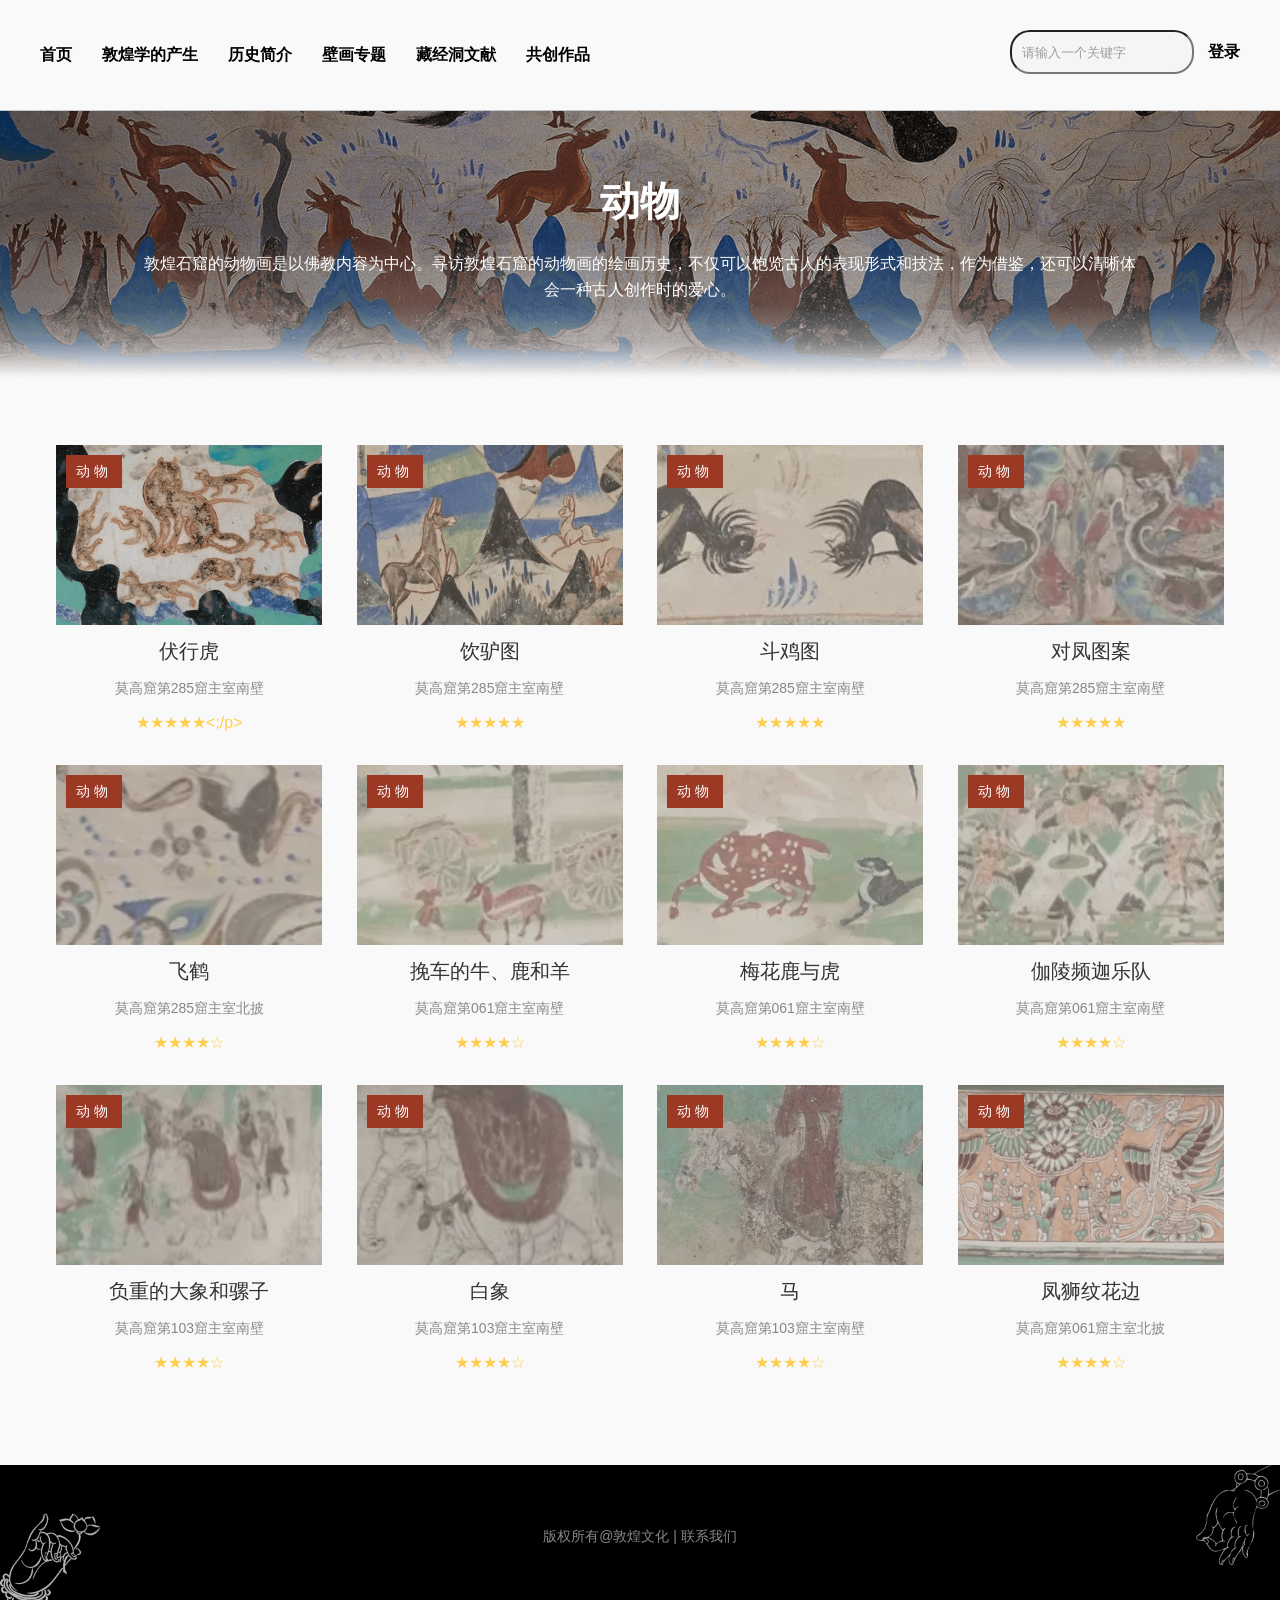
<file: animal.html>
<!DOCTYPE html>
<html>
	<head>
		<meta charset="utf-8">
		<title>敦煌文化</title>
		<link rel="stylesheet" href="./css/index.css" />
		<link rel="stylesheet" href="./css/bihua.css" />
	</head>
	<body>
		<!-- 导航栏 -->
		<header>
			<!-- 头部 -->
			<div class="heard">
				<!-- 头部左边 -->
				<div class="heard_left">
					<!-- 图片 -->
					<!-- <div class="logo">
						<img src="./img/logo.png" alt="">
					</div> -->
					<!-- 导航标签 -->
					<nav>
						<ul>
							<li>
								<a onclick="delayedRedirect('./index.html',2000)">首页</a>
							</li>
							<li>
								<a onclick="delayedRedirect('./DunhuangStudies.html',2000)">敦煌学的产生</a>
							</li>
							<li>
								<a onclick="delayedRedirect('./history.html',2000)">历史简介</a>
							</li>
							<li class="rop-down-menu-box">
								<div class="drop-down-menu">
									<a href="#" class="dropdown-toggle">壁画专题</a>
									<div class="drop-box">
										<a onclick="delayedRedirect('./animal.html', 2000)">动物主题</a>
										<a onclick="delayedRedirect('./dance.html', 2000)">舞蹈主题</a>
										<a onclick="delayedRedirect('./architecture.html', 2000)">建筑主题</a>
										<a onclick="delayedRedirect('./Feitian.html', 2000)">飞天主题</a>
									</div>
								</div>
							</li>
							<li>
								<a onclick="delayedRedirect('./Scripture.html',2000)">藏经洞文献</a>
							</li>
							<li>
								<a onclick="delayedRedirect('./creation.html',2000)">共创作品</a>
							</li>
						</ul>
					</nav>
				</div>
				<!-- 头部右边 -->
				<div class="heard_right">
					<span class="input-container">
						<input type="text" id="searchInput" placeholder="请输入一个关键字" class="input-focus-trigger">
					<div class="list">
						<a href="#">飞天</a>
						<a href="#">建筑</a>
						<a href="#">动物</a>
						<a href="#" >山水画</a>
						<a href="#">舞蹈</a>
					</div>
					</span>
					<a onclick="delayedRedirect('./login.html',2000)">登录</a>
				</div>
				<div class="clear"></div>
			</div>
		</header>
		<!-- <div class="bg">
			<div class="bg1" style="background:url('https://ip.e-dunhuang.com/static/home/assets/banner/img/banner1.jpg') no-repeat;"></div>
			<div class="bg2" style="background:url('https://ip.e-dunhuang.com/static/home/assets/banner/img/banner1.jpg') no-repeat;"></div>
		</div> -->
		<!-- 说明 -->
		<div id="illustrate">
			<img src="./img/dongwu.png" alt="" />
			<div class="illustrate_box">
				<h3>动物</h3>
				<p>
					敦煌石窟的动物画是以佛教内容为中心。寻访敦煌石窟的动物画的绘画历史，不仅可以饱览古人的表现形式和技法，作为借鉴，还可以清晰体会一种古人创作时的爱心。
				</p>
			</div>
		</div>
		<!-- 中间主要内容 -->
		<div class="main_box2">
			<ul>
				<li>
					<div class="list_img">
						<span>动物</span>
						<img src="./img/a1.png" alt="" />
					</div>
					<p>伏行虎</p>
					<p>莫高窟第285窟主室南壁</p>
					<p>&#9733&#9733&#9733&#9733&#9733<;/p>
				</li>
				<li>
					<div class="list_img">
						<span>动物</span>
						<img src="./img/a2.png" alt="" />
					</div>
					<p>饮驴图</p>
					<p>莫高窟第285窟主室南壁</p>
					<p>&#9733&#9733&#9733&#9733&#9733</p>
				</li>
				<li>
					<div class="list_img">
						<span>动物</span>
						<img src="./img/a3.png" alt="" />
					</div>
					<p>斗鸡图</p>
					<p>莫高窟第285窟主室南壁</p>
					<p>&#9733&#9733&#9733&#9733&#9733</p>
				</li>
				<li>
					<div class="list_img">
						<span>动物</span>
						<img src="./img/a4.png" alt="" />
					</div>
					<p>对凤图案</p>
					<p>莫高窟第285窟主室南壁</p>
					<p>&#9733&#9733&#9733&#9733&#9733</p>
				</li>
				<li>
					<div class="list_img">
						<span>动物</span>
						<img src="./img/a5.png" alt="" />
					</div>
					<p>飞鹤</p>
					<p>莫高窟第285窟主室北披</p>
					<p>&#9733&#9733&#9733&#9733&#9734;</p>
				</li>
				<li>
					<div class="list_img">
						<span>动物</span>
						<img src="./img/a6.png" alt="" />
					</div>
					<p>挽车的牛、鹿和羊</p>
					<p>莫高窟第061窟主室南壁</p>
					<p>&#9733&#9733&#9733&#9733&#9734;</p>
				</li>
				<li>
					<div class="list_img">
						<span>动物</span>
						<img src="./img/a7.png" alt="" />
					</div>
					<p>梅花鹿与虎</p>
					<p>莫高窟第061窟主室南壁</p>
					<p>&#9733&#9733&#9733&#9733&#9734;</p>
				</li>
				<li>
					<div class="list_img">
						<span>动物</span>
						<img src="./img/a8.png" alt="" />
					</div>
					<p>伽陵频迦乐队</p>
					<p>莫高窟第061窟主室南壁</p>
					<p>&#9733&#9733&#9733&#9733&#9734;</p>
				</li>
				<li>
					<div class="list_img">
						<span>动物</span>
						<img src="./img/a9.png" alt="" />
					</div>
					<p>负重的大象和骡子</p>
					<p>莫高窟第103窟主室南壁</p>
					<p>&#9733&#9733&#9733&#9733&#9734;</p>
				</li>
				<li>
					<div class="list_img">
						<span>动物</span>
						<img src="./img/a10.png" alt="" />
					</div>
					<p>白象</p>
					<p>莫高窟第103窟主室南壁</p>
					<p>&#9733&#9733&#9733&#9733&#9734;</p>
				</li>
				<li>
					<div class="list_img">
						<span>动物</span>
						<img src="./img/a11.png" alt="" />
					</div>
					<p>马</p>
					<p>莫高窟第103窟主室南壁</p>
					<p>&#9733&#9733&#9733&#9733&#9734;</p>
				</li>
				<li>
					<div class="list_img">
						<span>动物</span>
						<img src="./img/a12.png" alt="" />
					</div>
					<p>凤狮纹花边</p>
					<p>莫高窟第061窟主室北披</p>
					<p>&#9733&#9733&#9733&#9733&#9734;</p>
				</li>
			</ul>
		</div>
		<footer>
			<div id="footer">
				<img class="footer_left" src="./img/footer_left.png" alt="">
				<img class="footer_right" src="./img/footer_right.png" alt="">
				<p>版权所有@敦煌文化 | 联系我们</p>
			</div>
		</footer>
		<button class="scroll-to-top"><img src="./img/up.svg" alt="" /></button>
		<script>
			// 搜索框
			// 1 获取事件源-文本框
			const input = document.querySelector('.input-focus-trigger')
			// 2 获取下拉菜单
			const list = document.querySelector('.list ')
			// 3 监听事件
			input.addEventListener('focus',function(){// 当文本框获得焦点时
				list.style.display = 'block'// 显示下拉菜单
			})
			input.addEventListener('blur',function(){// 当文本框失去焦点时
				list.style.display = 'none'// 隐藏下拉菜单
			})
			// 滚动到顶部按钮
			// 使用querySelector方法查找具有类名'scroll-to-top'的元素，并将其存储在变量scrollToTop中
			const scrollToTop = document.querySelector('.scroll-to-top');
			// 为window对象添加一个滚动事件监听器
			window.addEventListener('scroll', function() {
				// 检查当前页面的垂直滚动位置（scrollY）是否大于300像素
				if (window.scrollY > 300) {
					// 如果大于300像素，则将滚动到顶部按钮的display样式设置为'block'，使其可见
					scrollToTop.style.display = 'block';
				} else {
					// 否则，将滚动到顶部按钮的display样式设置为'none'，使其隐藏
					scrollToTop.style.display = 'none';
				}
			});
			// 为滚动到顶部按钮添加一个点击事件监听器
			scrollToTop.addEventListener('click', function() {
				// 当按钮被点击时，使用window的scrollTo方法平滑滚动到页面顶部
				// 参数对象中的top属性设置为0，表示滚动目标位置的垂直坐标是页面顶部
				// behavior属性设置为'smooth'，表示滚动动画是平滑的
				window.scrollTo({
					top: 0,
					behavior: 'smooth'
				});
			});
			// 点击图片,图片变大
			document.addEventListener('DOMContentLoaded', function() {// 当文档内容加载完成后
				const listItems = document.querySelectorAll('.main_box2 li');
				listItems.forEach(item => {// 遍历每个'li'元素
					item.addEventListener('mouseenter', function() {// 当鼠标移入'li'元素时
						listItems.forEach(li => li.classList.remove('floatinglis'));
						// 切换当前'li'元素的'floatinglis'类
						this.classList.toggle('floatinglis');// 添加或移除当前元素的'floatinglis'类
					});
				});
			});
			// 延缓链接跳转
			function delayedRedirect(url, delay) {
				setTimeout(function() {
					window.location.href = url;
				}, delay);
			}
		</script>
	</body>
</html>
</file>
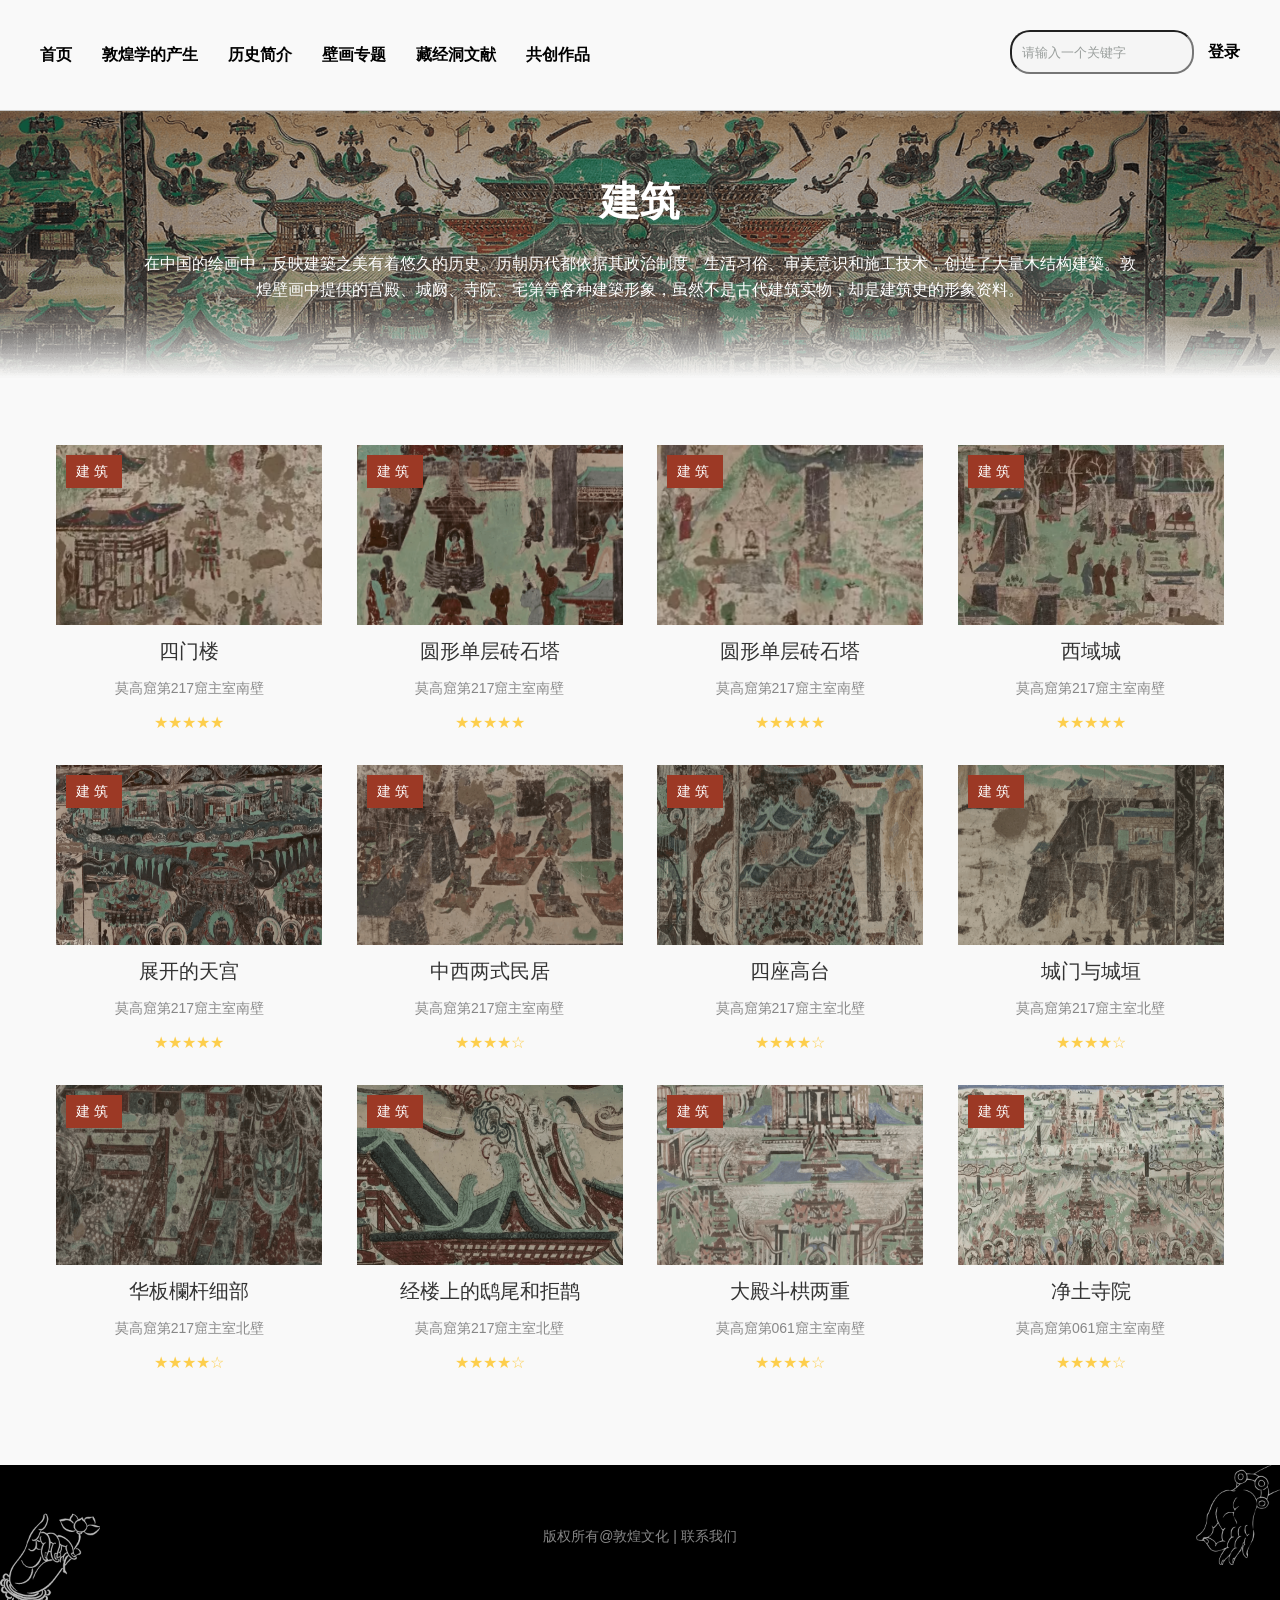
<file: architecture.html>
<!DOCTYPE html>
<html>
	<head>
		<meta charset="utf-8">
		<title>敦煌文化</title>
		<link rel="stylesheet" href="./css/index.css" />
		<link rel="stylesheet" href="./css/bihua.css" />
	</head>
	<body>
		<!-- 导航栏 -->
		<header>
			<!-- 头部 -->
			<div class="heard">
				<!-- 头部左边 -->
				<div class="heard_left">
					<!-- 图片 -->
					<!-- <div class="logo">
						<img src="./img/logo.png" alt="">
					</div> -->
					<!-- 导航标签 -->
					<nav>
						<ul>
							<li>
								<a onclick="delayedRedirect('./index.html',2000)">首页</a>
							</li>
							<li>
								<a onclick="delayedRedirect('./DunhuangStudies.html',2000)">敦煌学的产生</a>
							</li>
							<li>
								<a onclick="delayedRedirect('./history.html',2000)">历史简介</a>
							</li>
							<li class="rop-down-menu-box">
								<div class="drop-down-menu">
									<a href="#" class="dropdown-toggle">壁画专题</a>
									<div class="drop-box">
										<a onclick="delayedRedirect('./animal.html', 2000)">动物主题</a>
										<a onclick="delayedRedirect('./dance.html', 2000)">舞蹈主题</a>
										<a onclick="delayedRedirect('./architecture.html', 2000)">建筑主题</a>
										<a onclick="delayedRedirect('./Feitian.html', 2000)">飞天主题</a>
									</div>
								</div>
							</li>
							<li>
								<a onclick="delayedRedirect('./Scripture.html',2000)">藏经洞文献</a>
							</li>
							<li>
								<a onclick="delayedRedirect('./creation.html',2000)">共创作品</a>
							</li>
						</ul>
					</nav>
				</div>
				<!-- 头部右边 -->
				<div class="heard_right">
					<span class="input-container">
						<input type="text" id="searchInput" placeholder="请输入一个关键字" class="input-focus-trigger">
					<div class="list">
						<a href="#">飞天</a>
						<a href="#">建筑</a>
						<a href="#">动物</a>
						<a href="#" >山水画</a>
						<a href="#">舞蹈</a>
					</div>
					</span>
					<a onclick="delayedRedirect('./login.html',2000)">登录</a>
				</div>
				<div class="clear"></div>
			</div>
		</header>
		<!-- <div class="bg">
			<div class="bg1" style="background:url('https://ip.e-dunhuang.com/static/home/assets/banner/img/banner1.jpg') no-repeat;"></div>
			<div class="bg2" style="background:url('https://ip.e-dunhuang.com/static/home/assets/banner/img/banner1.jpg') no-repeat;"></div>
		</div> -->
		<div id="illustrate">
			<img src="./img/architecture.png" alt="" />
			<div class="illustrate_box">
				<h3>建筑</h3>
				<p>
					在中国的绘画中，反映建築之美有着悠久的历史。历朝历代都依据其政治制度、生活习俗、审美意识和施工技术，创造了大量木结构建築。敦煌壁画中提供的宫殿、城阙、寺院、宅第等各种建築形象，虽然不是古代建筑实物，却是建筑史的形象资料。
				</p>
			</div>
		</div>
		<div class="main_box2">
			<ul>
				<li>
					<div class="list_img">
						<span>
							建筑
						</span>
						<img src="./img/ar1.png" alt="">
					</div>
					<p>四门楼</p>
					<p>莫高窟第217窟主室南壁</p>
					<p>&#9733&#9733&#9733&#9733&#9733;</p>
				</li>
				<li>
					<div class="list_img">
						<span>
							建筑
						</span>
						<img src="./img/ar2.png" alt="">
					</div>
					<p>圆形单层砖石塔</p>
					<p>莫高窟第217窟主室南壁</p>
					<p>&#9733&#9733&#9733&#9733&#9733;</p>
				</li>
				<li>
					<div class="list_img">
						<span>
							建筑
						</span>
						<img src="./img/ar3.png" alt="">
					</div>
					<p>圆形单层砖石塔</p>
					<p>莫高窟第217窟主室南壁</p>
					<p>&#9733&#9733&#9733&#9733&#9733;</p>
				</li>
				<li>
					<div class="list_img">
						<span>
							建筑
						</span>
						<img src="./img/ar4.png" alt="">
					</div>
					<p>西域城</p>
					<p>莫高窟第217窟主室南壁</p>
					<p>&#9733&#9733&#9733&#9733&#9733;</p>
				</li>
				<li>
					<div class="list_img">
						<span>
							建筑
						</span>
						<img src="./img/ar5.png" alt="">
					</div>
					<p>展开的天宫</p>
					<p>莫高窟第217窟主室南壁</p>
					<p>&#9733&#9733&#9733&#9733&#9733;</p>
				</li>
				<li>
					<div class="list_img">
						<span>
							建筑
						</span>
						<img src="./img/ar6.png" alt="">
					</div>
					<p>中西两式民居</p>
					<p>莫高窟第217窟主室南壁</p>
					<p>&#9733&#9733&#9733&#9733&#9734;</p>
				</li>
				<li>
					<div class="list_img">
						<span>
							建筑
						</span>
						<img src="./img/ar7.png" alt="">
					</div>
					<p>四座高台</p>
					<p>莫高窟第217窟主室北壁</p>
					<p>&#9733&#9733&#9733&#9733&#9734;</p>
				</li>
				<li>
					<div class="list_img">
						<span>
							建筑
						</span>
						<img src="./img/ar8.png" alt="">
					</div>
					<p>城门与城垣</p>
					<p>莫高窟第217窟主室北壁</p>
					<p>&#9733&#9733&#9733&#9733&#9734;</p>
				</li>
				<li>
					<div class="list_img">
						<span>
							建筑
						</span>
						<img src="./img/ar9.png" alt="">
					</div>
					<p>华板欄杆细部</p>
					<p>莫高窟第217窟主室北壁</p>
					<p>&#9733&#9733&#9733&#9733&#9734;</p>
				</li>
				<li>
					<div class="list_img">
						<span>
							建筑
						</span>
						<img src="./img/ar10.png" alt="">
					</div>
					<p>经楼上的鸱尾和拒鹊</p>
					<p>莫高窟第217窟主室北壁</p>
					<p>&#9733&#9733&#9733&#9733&#9734;</p>
				</li>
				<li>
					<div class="list_img">
						<span>
							建筑
						</span>
						<img src="./img/ar11.png" alt="">
					</div>
					<p>大殿斗栱两重</p>
					<p>莫高窟第061窟主室南壁</p>
					<p>&#9733&#9733&#9733&#9733&#9734;</p>
				</li>
				<li>
					<div class="list_img">
						<span>
							建筑
						</span>
						<img src="./img/ar12.png" alt="">
					</div>
					<p>净土寺院</p>
					<p>莫高窟第061窟主室南壁</p>
					<p>&#9733&#9733&#9733&#9733&#9734;</p>
				</li>
			</ul>
		</div>
		<footer>
			<div id="footer">
				<img class="footer_left" src="./img/footer_left.png" alt="">
				<img class="footer_right" src="./img/footer_right.png" alt="">
				<p>版权所有@敦煌文化 | 联系我们</p>
			</div>
		</footer>
		<button class="scroll-to-top"><img src="./img/up.svg" alt="" /></button>
		<script>
			// 搜索框
			// 1 获取事件源-文本框
			const input = document.querySelector('.input-focus-trigger')
			// 2 获取下拉菜单
			const list = document.querySelector('.list ')
			// 3 监听事件
			input.addEventListener('focus',function(){// 当文本框获得焦点时
				list.style.display = 'block'// 显示下拉菜单
			})
			input.addEventListener('blur',function(){// 当文本框失去焦点时
				list.style.display = 'none'// 隐藏下拉菜单
			})
			// 滚动到顶部按钮
			// 使用querySelector方法查找具有类名'scroll-to-top'的元素，并将其存储在变量scrollToTop中
			const scrollToTop = document.querySelector('.scroll-to-top');
			// 为window对象添加一个滚动事件监听器
			window.addEventListener('scroll', function() {
				// 检查当前页面的垂直滚动位置（scrollY）是否大于300像素
				if (window.scrollY > 300) {
					// 如果大于300像素，则将滚动到顶部按钮的display样式设置为'block'，使其可见
					scrollToTop.style.display = 'block';
				} else {
					// 否则，将滚动到顶部按钮的display样式设置为'none'，使其隐藏
					scrollToTop.style.display = 'none';
				}
			});
			// 为滚动到顶部按钮添加一个点击事件监听器
			scrollToTop.addEventListener('click', function() {
				// 当按钮被点击时，使用window的scrollTo方法平滑滚动到页面顶部
				// 参数对象中的top属性设置为0，表示滚动目标位置的垂直坐标是页面顶部
				// behavior属性设置为'smooth'，表示滚动动画是平滑的
				window.scrollTo({
					top: 0,
					behavior: 'smooth'
				});
			});
			document.addEventListener('DOMContentLoaded', function() {// 当文档内容加载完成后
				const listItems = document.querySelectorAll('.main_box2 li');
				listItems.forEach(item => {// 遍历每个'li'元素
					item.addEventListener('mouseenter', function() {// 当鼠标移入'li'元素时
						listItems.forEach(li => li.classList.remove('floatinglis'));
						// 切换当前'li'元素的'floatinglis'类
						this.classList.toggle('floatinglis');// 添加或移除当前元素的'floatinglis'类
					});
				});
			});
			// 延缓链接跳转
			function delayedRedirect(url, delay) {
				setTimeout(function() {
					window.location.href = url;
				}, delay);
			}
		</script>
	</body>
</html>
</file>
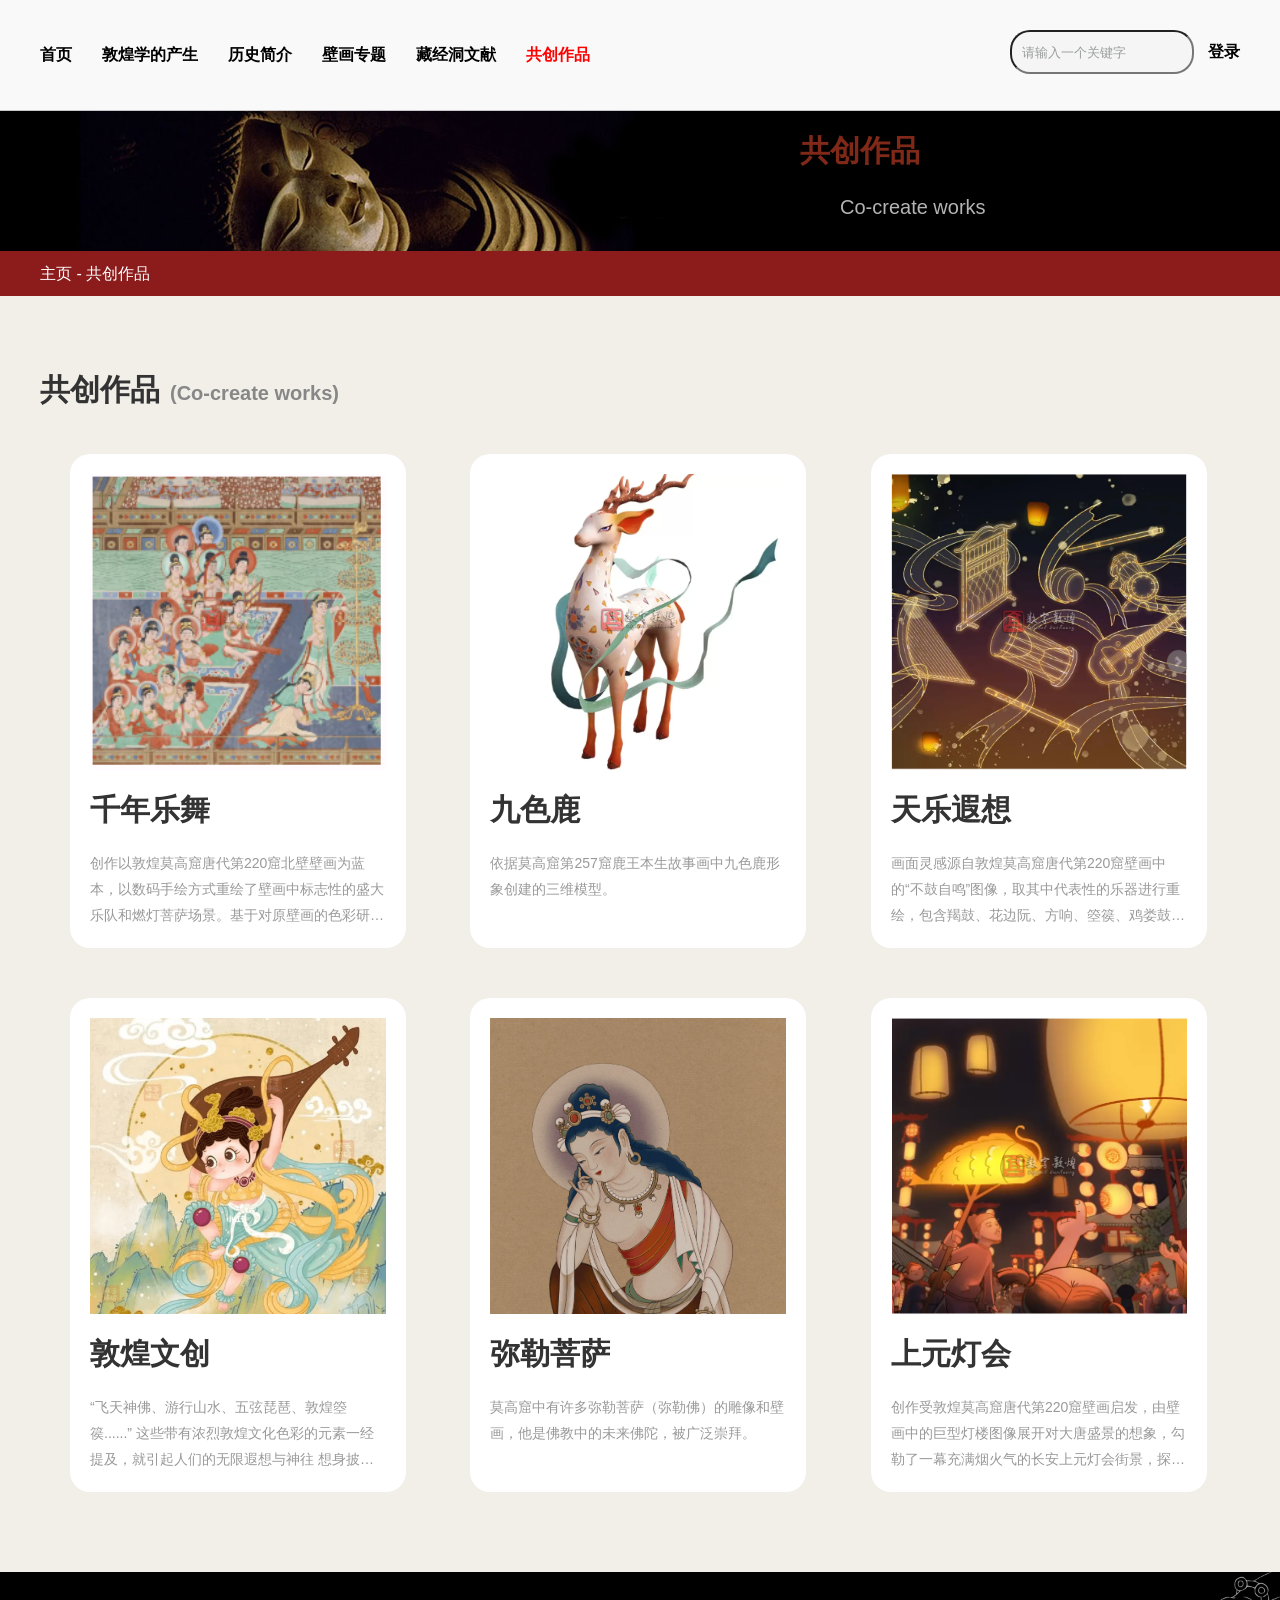
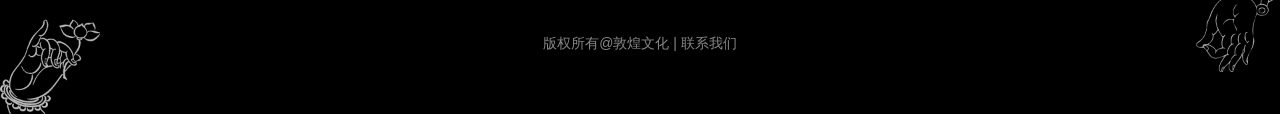
<file: creation.html>
<!DOCTYPE html>
<html>
	<head>
		<meta charset="utf-8">
		<title>敦煌文化</title>
		<link rel="stylesheet" href="./css/index.css" />
		<link rel="stylesheet" href="./css/creation.css" />
	</head>
	<body>
		<!-- 导航栏 -->
		<header>
			<!-- 头部 -->
			<div class="heard">
				<!-- 头部左边 -->
				<div class="heard_left">
					<!-- 图片 -->
					<!-- <div class="logo">
						<img src="./img/logo.png" alt="">
					</div> -->
					<!-- 导航标签 -->
					<nav>
						<ul>
							<li>
								<a onclick="delayedRedirect('./index.html',2000)">首页</a>
							</li>
							<li>
								<a onclick="delayedRedirect('./DunhuangStudies.html',2000)">敦煌学的产生</a>
							</li>
							<li>
								<a onclick="delayedRedirect('./history.html',2000)">历史简介</a>
							</li>
							<li class="rop-down-menu-box">
								<div class="drop-down-menu">
									<a href="#" class="dropdown-toggle">壁画专题</a>
									<div class="drop-box">
										<a onclick="delayedRedirect('./animal.html', 2000)">动物主题</a>
										<a onclick="delayedRedirect('./dance.html', 2000)">舞蹈主题</a>
										<a onclick="delayedRedirect('./architecture.html', 2000)">建筑主题</a>
										<a onclick="delayedRedirect('./Feitian.html', 2000)">飞天主题</a>
									</div>
								</div>
							</li>
							<li>
								<a onclick="delayedRedirect('./Scripture.html',2000)">藏经洞文献</a>
							</li>
							<li>
								<a onclick="delayedRedirect('./creation.html',2000)"  class="active">共创作品</a>
							</li>
						</ul>
					</nav>
				</div>
				<!-- 头部右边 -->
				<div class="heard_right">
					<span class="input-container">
						<input type="text" id="searchInput" placeholder="请输入一个关键字" class="input-focus-trigger">
					<div class="list">
						<a href="#">飞天</a>
						<a href="#">建筑</a>
						<a href="#">动物</a>
						<a href="#" >山水画</a>
						<a href="#">舞蹈</a>
					</div>
					</span>
					<a onclick="delayedRedirect('./login.html',2000)">登录</a>
				</div>
				<div class="clear"></div>
			</div>
		</header>
		<!-- <div class="bg">
			<div class="bg1" style="background:url('https://ip.e-dunhuang.com/static/home/assets/banner/img/banner1.jpg') no-repeat;"></div>
			<div class="bg2" style="background:url('https://ip.e-dunhuang.com/static/home/assets/banner/img/banner1.jpg') no-repeat;"></div>
		</div> -->
		<!-- 中间内容区域 -->
		<div id="banner2">
			<div class="banner2">
				<h3>共创作品</h3>
				<p>Co-create works</p>
			</div>
		</div>
		<!-- 第二导航栏 -->
		<div id="nav2">
			<div class="nav2_box">
				<a onclick="delayedRedirect('./index.html',2000)">主页</a> - <a onclick="delayedRedirect('./creation.html',2000)">共创作品</a>
			</div>
		</div>
		<div id="main_box2">
			<div class="main_box2">
				<h3>共创作品<span>(Co-create works)</span> </h3>
				<ul class="Co_create_works_box">
					<li>
						<div class="works_box_img"></div>
						<h3>千年乐舞</h3>
						<p class="work_box_txt">
							创作以敦煌莫高窟唐代第220窟北壁壁画为蓝本，以数码手绘方式重绘了壁画中标志性的盛大乐队和燃灯菩萨场景。基于对原壁画的色彩研究，本画面尝试再现壁画千年前的鲜亮色彩，既是对敦煌美术的致敬，也是对数字化重绘壁画的探索。
						</p>
					</li>
					<li>
						<div class="works_box_img"></div>
						<h3>九色鹿</h3>
						<p class="work_box_txt">
							依据莫高窟第257窟鹿王本生故事画中九色鹿形象创建的三维模型。
						</p>
					</li>
					<li>
						<div class="works_box_img"></div>
						<h3>天乐遐想</h3>
						<p class="work_box_txt">
							画面灵感源自敦煌莫高窟唐代第220窟壁画中的“不鼓自鸣”图像，取其中代表性的乐器进行重绘，包含羯鼓、花边阮、方响、箜篌、鸡娄鼓、笛等。画面由“不鼓自鸣”所代表的佛国天乐展开想象，结合孔明灯意向，表达“天乐”向人间播撒的美好情景
						</p>
					</li>
					<li>
						<div class="works_box_img"></div>
						<h3>敦煌文创</h3>
						<p class="work_box_txt">
							“飞天神佛、游行山水、五弦琵琶、敦煌箜篌......”
							这些带有浓烈敦煌文化色彩的元素一经提及，就引起人们的无限遐想与神往
							想身披彩带与飞神共舞；想手持琵琶弹奏古曲乐章；想寻找灵鹿与之丛林奔跑......
						</p>
					</li>
					<li>
						<div class="works_box_img"></div>
						<h3>弥勒菩萨</h3>
						<p class="work_box_txt">
							莫高窟中有许多弥勒菩萨（弥勒佛）的雕像和壁画，他是佛教中的未来佛陀，被广泛崇拜。
						</p>
					</li>
					<li>
						<div class="works_box_img"></div>
						<h3>上元灯会</h3>
						<p class="work_box_txt">
							创作受敦煌莫高窟唐代第220窟壁画启发，由壁画中的巨型灯楼图像展开对大唐盛景的想象，勾勒了一幕充满烟火气的长安上元灯会街景，探寻敦煌壁画神圣宗教性背后真实的生活百态。
						</p>
					</li>
				</ul>
			</div>
		</div>
		<footer>
			<div id="footer">
				<img class="footer_left" src="./img/footer_left.png" alt="">
				<img class="footer_right" src="./img/footer_right.png" alt="">
				<p>版权所有@敦煌文化 | 联系我们</p>
			</div>
		</footer>
		<button class="scroll-to-top"><img src="./img/up.svg" alt="" /></button>
		<script>
			// 搜索框
			// 1 获取事件源-文本框
			const input = document.querySelector('.input-focus-trigger')
			// 2 获取下拉菜单
			const list = document.querySelector('.list ')
			// 3 监听事件
			input.addEventListener('focus',function(){// 当文本框获得焦点时
				list.style.display = 'block'// 显示下拉菜单
			})
			input.addEventListener('blur',function(){// 当文本框失去焦点时
				list.style.display = 'none'// 隐藏下拉菜单
			})
			// 点击图片,图片变大
			document.addEventListener('DOMContentLoaded', function() {// 当文档内容加载完成后
				const listItems = document.querySelectorAll('.Co_create_works_box li');
				listItems.forEach(item => {// 遍历每个'li'元素
					item.addEventListener('mouseenter', function() {// 当鼠标移入'li'元素时
						listItems.forEach(li => li.classList.remove('floatinglis'));
						// 切换当前'li'元素的'floatinglis'类
						this.classList.toggle('floatinglis');// 添加或移除当前元素的'floatinglis'类
					});
				});
			});
			// 滚动到顶部按钮
			// 使用querySelector方法查找具有类名'scroll-to-top'的元素，并将其存储在变量scrollToTop中
			const scrollToTop = document.querySelector('.scroll-to-top');
			// 为window对象添加一个滚动事件监听器
			window.addEventListener('scroll', function() {
				// 检查当前页面的垂直滚动位置（scrollY）是否大于300像素
				if (window.scrollY > 300) {
					// 如果大于300像素，则将滚动到顶部按钮的display样式设置为'block'，使其可见
					scrollToTop.style.display = 'block';
				} else {
					// 否则，将滚动到顶部按钮的display样式设置为'none'，使其隐藏
					scrollToTop.style.display = 'none';
				}
			});
			// 为滚动到顶部按钮添加一个点击事件监听器
			scrollToTop.addEventListener('click', function() {
				// 当按钮被点击时，使用window的scrollTo方法平滑滚动到页面顶部
				// 参数对象中的top属性设置为0，表示滚动目标位置的垂直坐标是页面顶部
				// behavior属性设置为'smooth'，表示滚动动画是平滑的
				window.scrollTo({
					top: 0,
					behavior: 'smooth'
				});
			});
			// 延缓链接跳转
			function delayedRedirect(url, delay) {
				setTimeout(function() {
					window.location.href = url;
				}, delay);
			}
		</script>
	</body>
</html>
</file>
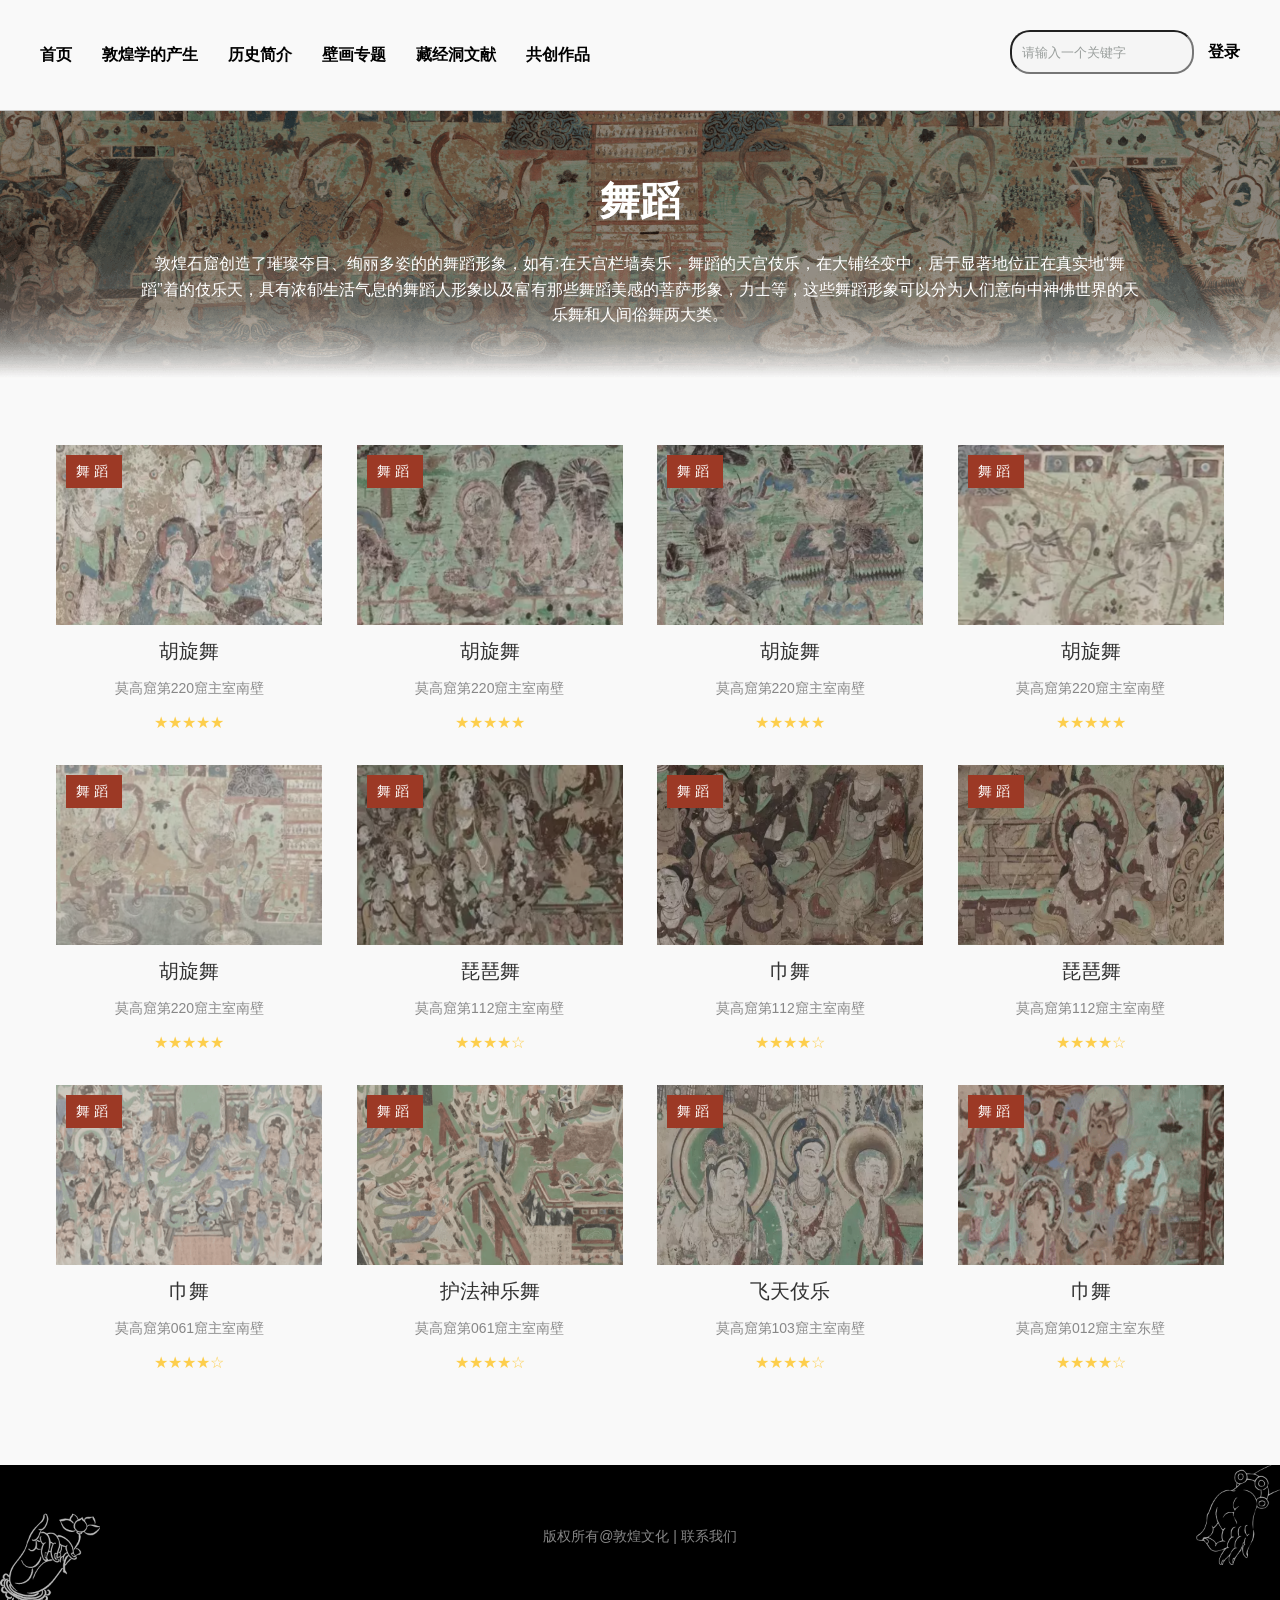
<file: dance.html>
<!DOCTYPE html>
<html>
	<head>
		<meta charset="utf-8">
		<title>敦煌文化</title>
		<link rel="stylesheet" href="./css/index.css" />
		<link rel="stylesheet" href="./css/bihua.css" />
	</head>
	<body>
		<!-- 导航栏 -->
		<header>
			<!-- 头部 -->
			<div class="heard">
				<!-- 头部左边 -->
				<div class="heard_left">
					<!-- 图片 -->
					<!-- <div class="logo">
						<img src="./img/logo.png" alt="">
					</div> -->
					<!-- 导航标签 -->
					<nav>
						<ul>
							<li>
								<a onclick="delayedRedirect('./index.html',2000)">首页</a>
							</li>
							<li>
								<a onclick="delayedRedirect('./DunhuangStudies.html',2000)">敦煌学的产生</a>
							</li>
							<li>
								<a onclick="delayedRedirect('./history.html',2000)">历史简介</a>
							</li>
							<li class="rop-down-menu-box">
								<div class="drop-down-menu">
									<a href="#" class="dropdown-toggle">壁画专题</a>
									<div class="drop-box">
										<a onclick="delayedRedirect('./animal.html', 2000)">动物主题</a>
										<a onclick="delayedRedirect('./dance.html', 2000)">舞蹈主题</a>
										<a onclick="delayedRedirect('./architecture.html', 2000)">建筑主题</a>
										<a onclick="delayedRedirect('./Feitian.html', 2000)">飞天主题</a>
									</div>
								</div>
							</li>
							<li>
								<a onclick="delayedRedirect('./Scripture.html',2000)">藏经洞文献</a>
							</li>
							<li>
								<a onclick="delayedRedirect('./creation.html',2000)">共创作品</a>
							</li>
						</ul>
					</nav>
				</div>
				<!-- 头部右边 -->
				<div class="heard_right">
					<span class="input-container">
						<input type="text" id="searchInput" placeholder="请输入一个关键字" class="input-focus-trigger">
					<div class="list">
						<a href="#">飞天</a>
						<a href="#">建筑</a>
						<a href="#">动物</a>
						<a href="#" >山水画</a>
						<a href="#">舞蹈</a>
					</div>
					</span>
					<a onclick="delayedRedirect('./login.html',2000)">登录</a>
				</div>
				<div class="clear"></div>
			</div>
		</header>
		<!-- <div class="bg">
			<div class="bg1" style="background:url('https://ip.e-dunhuang.com/static/home/assets/banner/img/banner1.jpg') no-repeat;"></div>
			<div class="bg2" style="background:url('https://ip.e-dunhuang.com/static/home/assets/banner/img/banner1.jpg') no-repeat;"></div>
		</div> -->
		<div id="illustrate">
			<img src="./img/dance.png" alt="" />
			<div class="illustrate_box">
				<h3>舞蹈</h3>
				<p>
					敦煌石窟创造了璀璨夺目、绚丽多姿的的舞蹈形象，如有:在天宫栏墙奏乐，舞蹈的天宫伎乐，在大铺经变中，居于显著地位正在真实地“舞蹈”着的伎乐天，具有浓郁生活气息的舞蹈人形象以及富有那些舞蹈美感的菩萨形象，力士等，这些舞蹈形象可以分为人们意向中神佛世界的天乐舞和人间俗舞两大类。
				</p>
			</div>
		</div>
		<div class="main_box2">
			<ul>
				<li>
					<div class="list_img">
						<span>
							舞蹈
						</span>
						<img src="./img/d1.png" alt="">
					</div>
					<p>胡旋舞</p>
					<p>莫高窟第220窟主室南壁</p>
					<p>&#9733&#9733&#9733&#9733&#9733;</p>
				</li>
				<li>
					<div class="list_img">
						<span>
							舞蹈
						</span>
						<img src="./img/d2.png" alt="">
					</div>
					<p>胡旋舞</p>
					<p>莫高窟第220窟主室南壁</p>
					<p>&#9733&#9733&#9733&#9733&#9733;</p>
				</li>
				<li>
					<div class="list_img">
						<span>
							舞蹈
						</span>
						<img src="./img/d3.png" alt="">
					</div>
					<p>胡旋舞</p>
					<p>莫高窟第220窟主室南壁</p>
					<p>&#9733&#9733&#9733&#9733&#9733;</p>
				</li>
				<li>
					<div class="list_img">
						<span>
							舞蹈
						</span>
						<img src="./img/d4.png" alt="">
					</div>
					<p>胡旋舞</p>
					<p>莫高窟第220窟主室南壁</p>
					<p>&#9733&#9733&#9733&#9733&#9733;</p>
				</li>
				<li>
					<div class="list_img">
						<span>
							舞蹈
						</span>
						<img src="./img/d5.png" alt="">
					</div>
					<p>胡旋舞</p>
					<p>莫高窟第220窟主室南壁</p>
					<p>&#9733&#9733&#9733&#9733&#9733;</p>
				</li>
				<li>
					<div class="list_img">
						<span>
							舞蹈
						</span>
						<img src="./img/d6.png" alt="">
					</div>
					<p>琵琶舞</p>
					<p>莫高窟第112窟主室南壁</p>
					<p>&#9733&#9733&#9733&#9733&#9734;</p>
				</li>
				<li>
					<div class="list_img">
						<span>
							舞蹈
						</span>
						<img src="./img/d7.png" alt="">
					</div>
					<p>巾舞</p>
					<p>莫高窟第112窟主室南壁</p>
					<p>&#9733&#9733&#9733&#9733&#9734;</p>
				</li>
				<li>
					<div class="list_img">
						<span>
							舞蹈
						</span>
						<img src="./img/d8.png" alt="">
					</div>
					<p>琵琶舞</p>
					<p>莫高窟第112窟主室南壁</p>
					<p>&#9733&#9733&#9733&#9733&#9734;</p>
				</li>
				<li>
					<div class="list_img">
						<span>
							舞蹈
						</span>
						<img src="./img/d9.png" alt="">
					</div>
					<p>巾舞</p>
					<p>莫高窟第061窟主室南壁</p>
					<p>&#9733&#9733&#9733&#9733&#9734;</p>
				</li>
				<li>
					<div class="list_img">
						<span>
							舞蹈
						</span>
						<img src="./img/d10.png" alt="">
					</div>
					<p>护法神乐舞</p>
					<p>莫高窟第061窟主室南壁</p>
					<p>&#9733&#9733&#9733&#9733&#9734;</p>
				</li>
				<li>
					<div class="list_img">
						<span>
							舞蹈
						</span>
						<img src="./img/d11.png" alt="">
					</div>
					<p>飞天伎乐</p>
					<p>莫高窟第103窟主室南壁</p>
					<p>&#9733&#9733&#9733&#9733&#9734;</p>
				</li>
				<li>
					<div class="list_img">
						<span>
							舞蹈
						</span>
						<img src="./img/d12.png" alt="">
					</div>
					<p>巾舞</p>
					<p>莫高窟第012窟主室东壁</p>
					<p>&#9733&#9733&#9733&#9733&#9734;</p>
				</li>
			</ul>
		</div>
		<footer>
			<div id="footer">
				<img class="footer_left" src="./img/footer_left.png" alt="">
				<img class="footer_right" src="./img/footer_right.png" alt="">
				<p>版权所有@敦煌文化 | 联系我们</p>
			</div>
		</footer>
		<button class="scroll-to-top"><img src="./img/up.svg" alt="" /></button>
		<script>
			// 搜索框
			// 1 获取事件源-文本框
			const input = document.querySelector('.input-focus-trigger')
			// 2 获取下拉菜单
			const list = document.querySelector('.list ')
			// 3 监听事件
			input.addEventListener('focus',function(){// 当文本框获得焦点时
				list.style.display = 'block'// 显示下拉菜单
			})
			input.addEventListener('blur',function(){// 当文本框失去焦点时
				list.style.display = 'none'// 隐藏下拉菜单
			})
			// 滚动到顶部按钮
			// 使用querySelector方法查找具有类名'scroll-to-top'的元素，并将其存储在变量scrollToTop中
			const scrollToTop = document.querySelector('.scroll-to-top');
			// 为window对象添加一个滚动事件监听器
			window.addEventListener('scroll', function() {
				// 检查当前页面的垂直滚动位置（scrollY）是否大于300像素
				if (window.scrollY > 300) {
					// 如果大于300像素，则将滚动到顶部按钮的display样式设置为'block'，使其可见
					scrollToTop.style.display = 'block';
				} else {
					// 否则，将滚动到顶部按钮的display样式设置为'none'，使其隐藏
					scrollToTop.style.display = 'none';
				}
			});
			// 为滚动到顶部按钮添加一个点击事件监听器
			scrollToTop.addEventListener('click', function() {
				// 当按钮被点击时，使用window的scrollTo方法平滑滚动到页面顶部
				// 参数对象中的top属性设置为0，表示滚动目标位置的垂直坐标是页面顶部
				// behavior属性设置为'smooth'，表示滚动动画是平滑的
				window.scrollTo({
					top: 0,
					behavior: 'smooth'
				});
			});
			document.addEventListener('DOMContentLoaded', function() {// 当文档内容加载完成后
				const listItems = document.querySelectorAll('.main_box2 li');
				listItems.forEach(item => {// 遍历每个'li'元素
					item.addEventListener('mouseenter', function() {// 当鼠标移入'li'元素时
						listItems.forEach(li => li.classList.remove('floatinglis'));
						// 切换当前'li'元素的'floatinglis'类
						this.classList.toggle('floatinglis');// 添加或移除当前元素的'floatinglis'类
					});
				});
			});
			// 延缓链接跳转
			function delayedRedirect(url, delay) {
				setTimeout(function() {
					window.location.href = url;
				}, delay);
			}
		</script>
	</body>
</html>
</file>
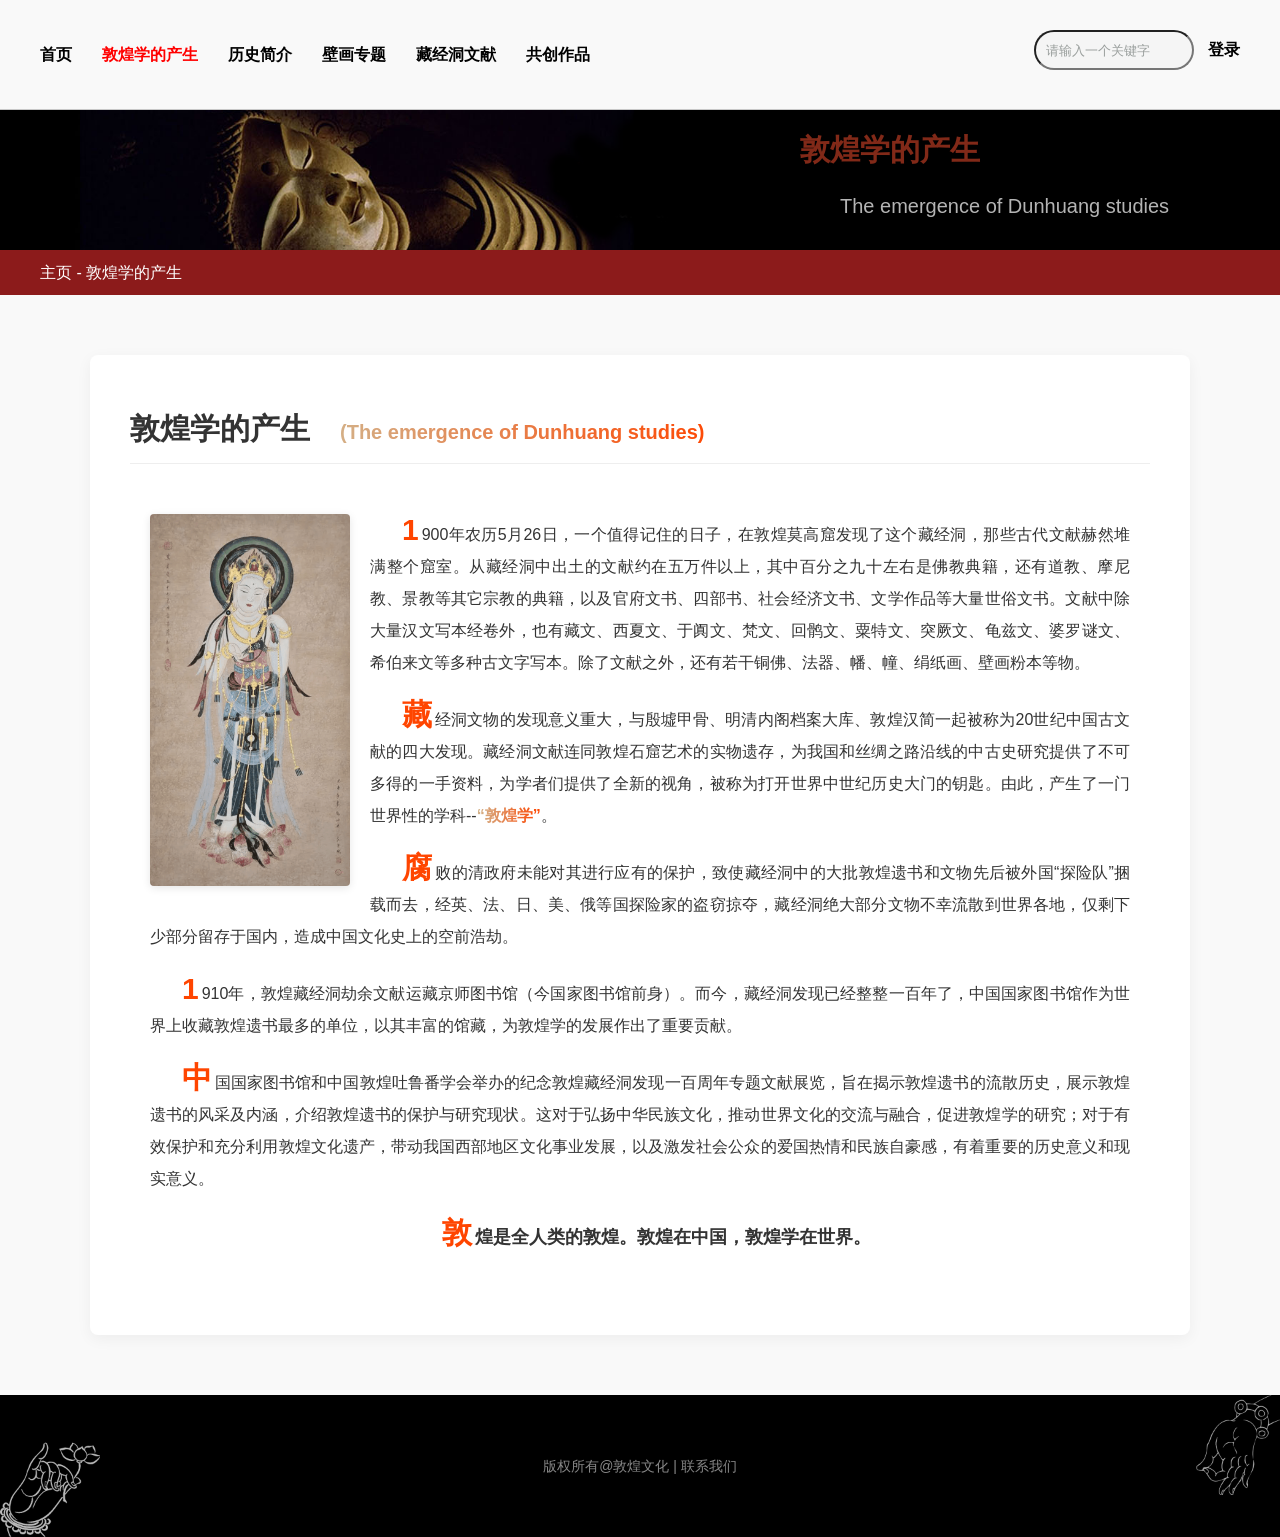
<file: DunhuangStudies.html>
<!DOCTYPE html>
<html>
	<head>
		<meta charset="utf-8">
		<title>敦煌文化</title>
		<link rel="stylesheet" href="./css/DunhuangStudies.css">
		<link rel="stylesheet" href="./css/index.css">
	</head>
	<body>
		<!-- 导航栏 -->
		<header>
			<!-- 头部 -->
			<div class="heard">
				<!-- 头部左边 -->
				<div class="heard_left">
					<!-- 导航标签 -->
					<nav>
						<ul>
							<li>
								<a onclick="delayedRedirect('./index.html',2000)">首页</a>
							</li>
							<li>
								<a onclick="delayedRedirect('./DunhuangStudies.html',2000)" class="active">敦煌学的产生</a>
							</li>
							<li>
								<a onclick="delayedRedirect('./history.html',2000)">历史简介</a>
							</li>
							<li class="rop-down-menu-box">
								<div class="drop-down-menu">
									<a href="#" class="dropdown-toggle">壁画专题</a>
									<div class="drop-box">
										<a onclick="delayedRedirect('./animal.html', 2000)">动物主题</a>
										<a onclick="delayedRedirect('./dance.html', 2000)">舞蹈主题</a>
										<a onclick="delayedRedirect('./architecture.html', 2000)">建筑主题</a>
										<a onclick="delayedRedirect('./Feitian.html', 2000)">飞天主题</a>
									</div>
								</div>
							</li>
							<li>
								<a onclick="delayedRedirect('./Scripture.html',2000)">藏经洞文献</a>
							</li>
							<li>
								<a onclick="delayedRedirect('./creation.html',2000)">共创作品</a>
							</li>
						</ul>
					</nav>
				</div>
				<!-- 头部右边 -->
				<div class="heard_right">
					<span class="input-container">
						<input type="text" id="searchInput" placeholder="请输入一个关键字" class="input-focus-trigger">
					<div class="list">
						<a href="#">飞天</a>
						<a href="#">建筑</a>
						<a href="#">动物</a>
						<a href="#" >山水画</a>
						<a href="#">舞蹈</a>
					</div>
					</span>
					<a onclick="delayedRedirect('./login.html',2000)">登录</a>
				</div>
				<div class="clear"></div>
			</div>
		</header>
		<!-- 中间内容区域 -->
		<div id="banner2">
			<div class="banner2">
				<h3>敦煌学的产生</h3>
				<p>The emergence of Dunhuang studies</p>
			</div>
		</div>
		<!-- 第二导航栏 -->
		<div id="nav2">
			<div class="nav2_box">
				<a onclick="delayedRedirect('./index.html',2000)">主页</a> - <a onclick="delayedRedirect(''./DunhuangStudies.html',2000)">敦煌学的产生</a>
			</div>
		</div>
		<!-- 中间主要内容 -->
		<div id="main_box">
			<h3>敦煌学的产生<span>(The emergence of Dunhuang studies)</span></h3>
			<div class="main_txt clearfix">
				<img class="wenhua" src="./img/wenhua.png" alt="" />
				<p class="fade-in">
					1900年农历5月26日，一个值得记住的日子，在敦煌莫高窟发现了这个藏经洞，那些古代文献赫然堆满整个窟室。从藏经洞中出土的文献约在五万件以上，其中百分之九十左右是佛教典籍，还有道教、摩尼教、景教等其它宗教的典籍，以及官府文书、四部书、社会经济文书、文学作品等大量世俗文书。文献中除大量汉文写本经卷外，也有藏文、西夏文、于阗文、梵文、回鹘文、粟特文、突厥文、龟兹文、婆罗谜文、希伯来文等多种古文字写本。除了文献之外，还有若干铜佛、法器、幡、幢、绢纸画、壁画粉本等物。
				</p>
				<p class="fade-in">
					藏经洞文物的发现意义重大，与殷墟甲骨、明清内阁档案大库、敦煌汉简一起被称为20世纪中国古文献的四大发现。藏经洞文献连同敦煌石窟艺术的实物遗存，为我国和丝绸之路沿线的中古史研究提供了不可多得的一手资料，为学者们提供了全新的视角，被称为打开世界中世纪历史大门的钥匙。由此，产生了一门世界性的学科--<span class="hover">“敦煌学”</span>。
				</p>
				<p class="fade-in">
					腐败的清政府未能对其进行应有的保护，致使藏经洞中的大批敦煌遗书和文物先后被外国“探险队”捆载而去，经英、法、日、美、俄等国探险家的盗窃掠夺，藏经洞绝大部分文物不幸流散到世界各地，仅剩下少部分留存于国内，造成中国文化史上的空前浩劫。
				</p>
				<p class="fade-in">
					1910年，敦煌藏经洞劫余文献运藏京师图书馆（今国家图书馆前身）。而今，藏经洞发现已经整整一百年了，中国国家图书馆作为世界上收藏敦煌遗书最多的单位，以其丰富的馆藏，为敦煌学的发展作出了重要贡献。
				</p>
				<p class="fade-in">
					中国国家图书馆和中国敦煌吐鲁番学会举办的纪念敦煌藏经洞发现一百周年专题文献展览，旨在揭示敦煌遗书的流散历史，展示敦煌遗书的风采及内涵，介绍敦煌遗书的保护与研究现状。这对于弘扬中华民族文化，推动世界文化的交流与融合，促进敦煌学的研究；对于有效保护和充分利用敦煌文化遗产，带动我国西部地区文化事业发展，以及激发社会公众的爱国热情和民族自豪感，有着重要的历史意义和现实意义。
				</p>
				<p class="fade-in" style="text-align: center; font-weight: bold; font-size: 18px;">
					敦煌是全人类的敦煌。敦煌在中国，敦煌学在世界。
				</p>
			</div>
		</div>
		<footer>
			<div id="footer">
				<img class="footer_left" src="./img/footer_left.png" alt="">
				<img class="footer_right" src="./img/footer_right.png" alt="">
				<p>版权所有@敦煌文化 | 联系我们</p>
			</div>
		</footer>
		<button class="scroll-to-top"><img src="./img/up.svg" alt="" /></button>
		<script>
			// 搜索框
			// 1 获取事件源-文本框
			const input = document.querySelector('.input-focus-trigger')
			// 2 获取下拉菜单
			const list = document.querySelector('.list ')
			// 3 监听事件
			input.addEventListener('focus',function(){// 当文本框获得焦点时
				list.style.display = 'block'// 显示下拉菜单
			})
			input.addEventListener('blur',function(){// 当文本框失去焦点时
				list.style.display = 'none'// 隐藏下拉菜单
			})
			// 滚动到顶部按钮
			// 使用querySelector方法查找具有类名'scroll-to-top'的元素，并将其存储在变量scrollToTop中
			const scrollToTop = document.querySelector('.scroll-to-top');
			// 为window对象添加一个滚动事件监听器
			window.addEventListener('scroll', function() {
				// 检查当前页面的垂直滚动位置（scrollY）是否大于300像素
				if (window.scrollY > 300) {
					// 如果大于300像素，则将滚动到顶部按钮的display样式设置为'block'，使其可见
					scrollToTop.style.display = 'block';
				} else {
					// 否则，将滚动到顶部按钮的display样式设置为'none'，使其隐藏
					scrollToTop.style.display = 'none';
				}
			});
			// 为滚动到顶部按钮添加一个点击事件监听器
			scrollToTop.addEventListener('click', function() {
				// 当按钮被点击时，使用window的scrollTo方法平滑滚动到页面顶部
				// 参数对象中的top属性设置为0，表示滚动目标位置的垂直坐标是页面顶部
				// behavior属性设置为'smooth'，表示滚动动画是平滑的
				window.scrollTo({
					top: 0,
					behavior: 'smooth'
				});
			});
			// 延缓链接跳转
			function delayedRedirect(url, delay) {
				setTimeout(function() {
					window.location.href = url;
				}, delay);
			}
		</script>
	</body>
</html>
</file>
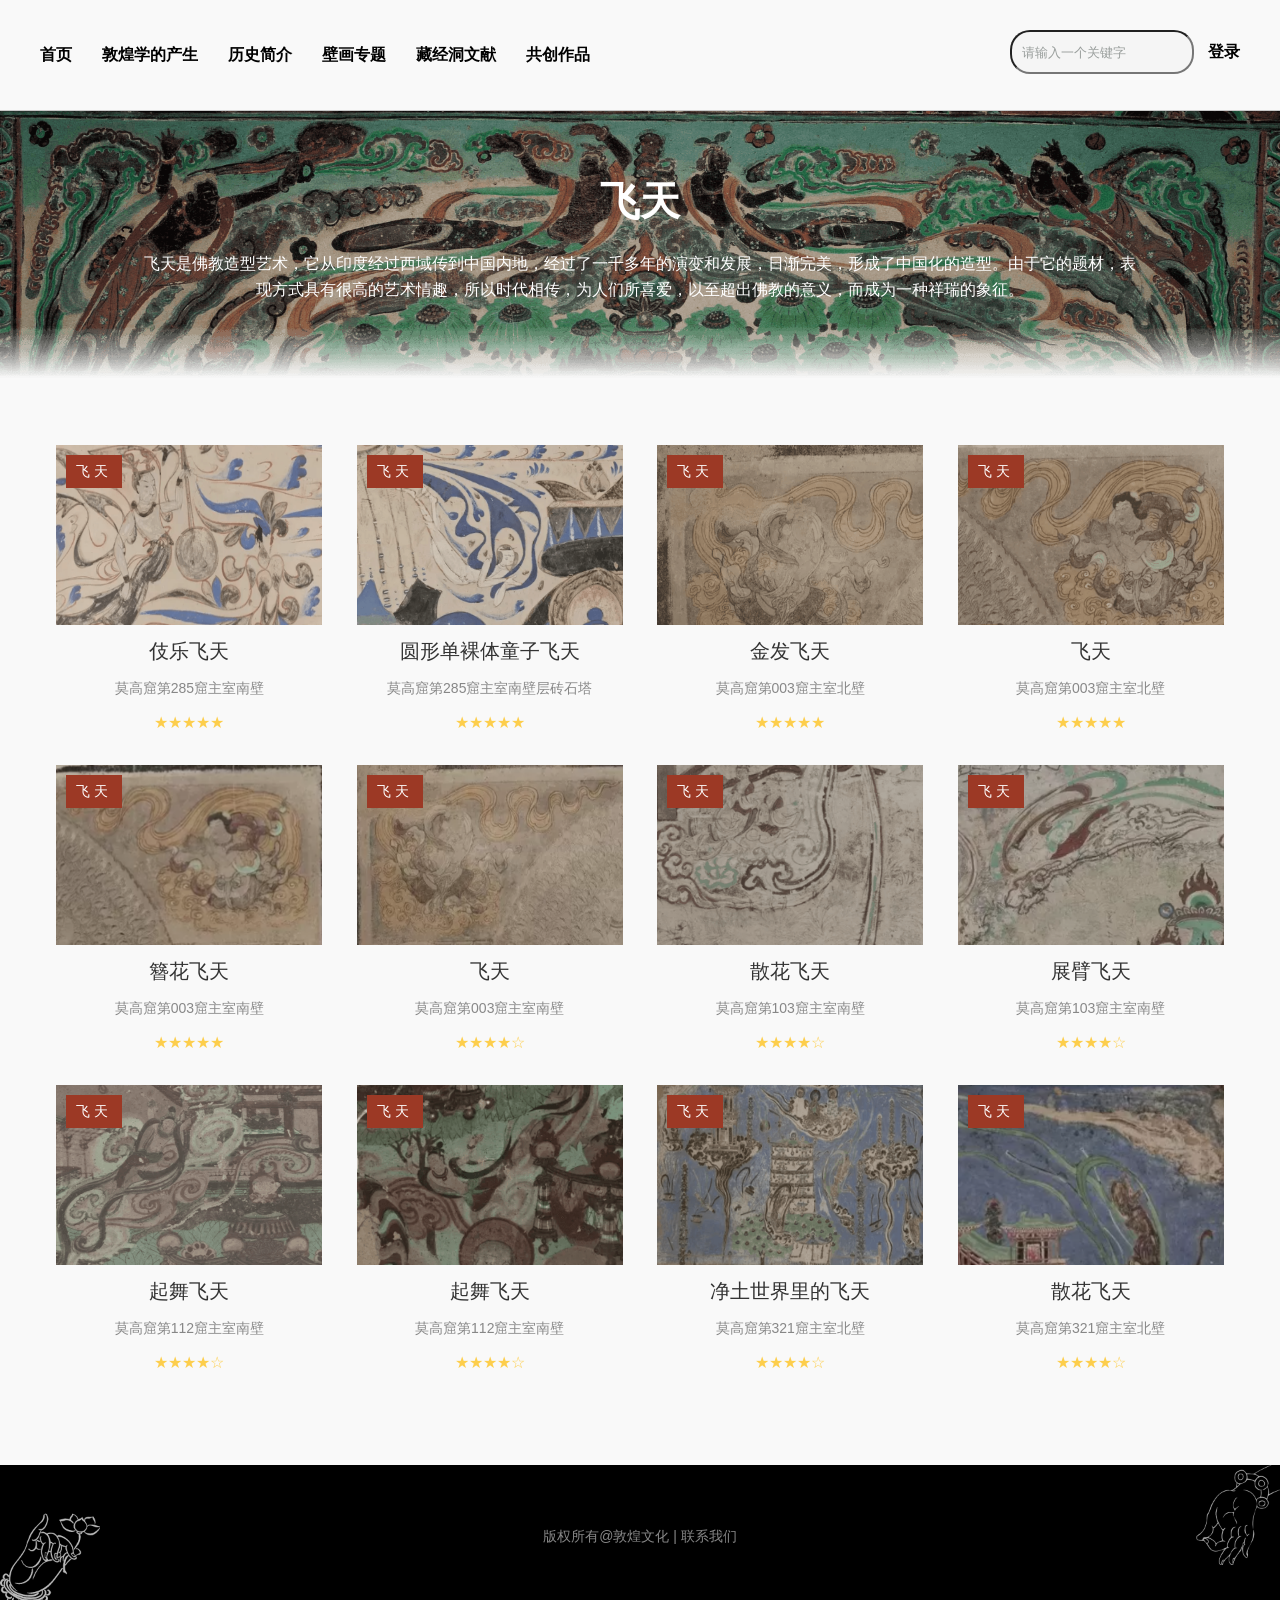
<file: Feitian.html>
<!DOCTYPE html>
<html>
	<head>
		<meta charset="utf-8">
		<title>敦煌文化</title>
		<link rel="stylesheet" href="./css/index.css" />
		<link rel="stylesheet" href="./css/bihua.css" />
	</head>
	<body>
		<!-- 导航栏 -->
		<header>
			<!-- 头部 -->
			<div class="heard">
				<!-- 头部左边 -->
				<div class="heard_left">
					<!-- 图片 -->
					<!-- <div class="logo">
						<img src="./img/logo.png" alt="">
					</div> -->
					<!-- 导航标签 -->
					<nav>
						<ul>
							<li>
								<a onclick="delayedRedirect('./index.html',2000)">首页</a>
							</li>
							<li>
								<a onclick="delayedRedirect('./DunhuangStudies.html',2000)">敦煌学的产生</a>
							</li>
							<li>
								<a onclick="delayedRedirect('./history.html',2000)">历史简介</a>
							</li>
							<li class="rop-down-menu-box">
								<div class="drop-down-menu">
									<a href="#" class="dropdown-toggle">壁画专题</a>
									<div class="drop-box">
										<a onclick="delayedRedirect('./animal.html', 2000)">动物主题</a>
										<a onclick="delayedRedirect('./dance.html', 2000)">舞蹈主题</a>
										<a onclick="delayedRedirect('./architecture.html', 2000)">建筑主题</a>
										<a onclick="delayedRedirect('./Feitian.html', 2000)">飞天主题</a>
									</div>
								</div>
							</li>
							<li>
								<a onclick="delayedRedirect('./Scripture.html',2000)">藏经洞文献</a>
							</li>
							<li>
								<a onclick="delayedRedirect('./creation.html',2000)">共创作品</a>
							</li>
						</ul>
					</nav>
				</div>
				<!-- 头部右边 -->
				<div class="heard_right">
					<span class="input-container">
						<input type="text" id="searchInput" placeholder="请输入一个关键字" class="input-focus-trigger">
					<div class="list">
						<a href="#">飞天</a>
						<a href="#">建筑</a>
						<a href="#">动物</a>
						<a href="#" >山水画</a>
						<a href="#">舞蹈</a>
					</div>
					</span>
					<a onclick="delayedRedirect('./login.html',2000)">登录</a>
				</div>
				<div class="clear"></div>
			</div>
		</header>
		<!-- <div class="bg">
			<div class="bg1" style="background:url('https://ip.e-dunhuang.com/static/home/assets/banner/img/banner1.jpg') no-repeat;"></div>
			<div class="bg2" style="background:url('https://ip.e-dunhuang.com/static/home/assets/banner/img/banner1.jpg') no-repeat;"></div>
		</div> -->
		<div id="illustrate">
			<!-- 加了个动画 -->
			<img src="./img/feitianbanner.png" alt="" />
			<div class="illustrate_box">
				<h3>飞天</h3>
				<p>
					飞天是佛教造型艺术，它从印度经过西域传到中国内地，经过了一千多年的演变和发展，日渐完美，形成了中国化的造型。由于它的题材，表现方式具有很高的艺术情趣，所以时代相传，为人们所喜爱，以至超出佛教的意义，而成为一种祥瑞的象征。
				</p>
			</div>
		</div>
		<div class="main_box2">
			<ul>
				<li>
					<div class="list_img">
						<span>
							飞天
						</span>
						<img src="./img/f1.png" alt="">
					</div>
					<p>伎乐飞天</p>
					<p>莫高窟第285窟主室南壁</p>
					<p>&#9733&#9733&#9733&#9733&#9733;</p>
				</li>
				<li>
					<div class="list_img">
						<span>
							飞天
						</span>
						<img src="./img/f2.png" alt="">
					</div>
					<p>圆形单裸体童子飞天</p>
					<p>莫高窟第285窟主室南壁层砖石塔</p>
					<p>&#9733&#9733&#9733&#9733&#9733;</p>
				</li>
				<li>
					<div class="list_img">
						<span>
							飞天
						</span>
						<img src="./img/f3.png" alt="">
					</div>
					<p>金发飞天</p>
					<p>莫高窟第003窟主室北壁</p>
					<p>&#9733&#9733&#9733&#9733&#9733;</p>
				</li>
				<li>
					<div class="list_img">
						<span>
							飞天
						</span>
						<img src="./img/f4.png" alt="">
					</div>
					<p>飞天</p>
					<p>莫高窟第003窟主室北壁</p>
					<p>&#9733&#9733&#9733&#9733&#9733;</p>
				</li>
				<li>
					<div class="list_img">
						<span>
							飞天
						</span>
						<img src="./img/f5.png" alt="">
					</div>
					<p>簪花飞天</p>
					<p>莫高窟第003窟主室南壁</p>
					<p>&#9733&#9733&#9733&#9733&#9733;</p>
				</li>
				<li>
					<div class="list_img">
						<span>
							飞天
						</span>
						<img src="./img/f6.png" alt="">
					</div>
					<p>飞天</p>
					<p>莫高窟第003窟主室南壁</p>
					<p>&#9733&#9733&#9733&#9733&#9734;</p>
				</li>
				<li>
					<div class="list_img">
						<span>
							飞天
						</span>
						<img src="./img/f7.png" alt="">
					</div>
					<p>散花飞天</p>
					<p>莫高窟第103窟主室南壁</p>
					<p>&#9733&#9733&#9733&#9733&#9734;</p>
				</li>
				<li>
					<div class="list_img">
						<span>
							飞天
						</span>
						<img src="./img/f8.png" alt="">
					</div>
					<p>展臂飞天</p>
					<p>莫高窟第103窟主室南壁</p>
					<p>&#9733&#9733&#9733&#9733&#9734;</p>
				</li>
				<li>
					<div class="list_img">
						<span>
							飞天
						</span>
						<img src="./img/f9.png" alt="">
					</div>
					<p>起舞飞天</p>
					<p>莫高窟第112窟主室南壁</p>
					<p>&#9733&#9733&#9733&#9733&#9734;</p>
				</li>
				<li>
					<div class="list_img">
						<span>
							飞天
						</span>
						<img src="./img/f10.png" alt="">
					</div>
					<p>起舞飞天</p>
					<p>莫高窟第112窟主室南壁</p>
					<p>&#9733&#9733&#9733&#9733&#9734;</p>
				</li>
				<li>
					<div class="list_img">
						<span>
							飞天
						</span>
						<img src="./img/f11.png" alt="">
					</div>
					<p>净土世界里的飞天</p>
					<p>莫高窟第321窟主室北壁</p>
					<p>&#9733&#9733&#9733&#9733&#9734;</p>
				</li>
				<li>
					<div class="list_img">
						<span>
							飞天
						</span>
						<img src="./img/f12.png" alt="">
					</div>
					<p>散花飞天</p>
					<p>莫高窟第321窟主室北壁</p>
					<p>&#9733&#9733&#9733&#9733&#9734;</p>
				</li>
			</ul>
		</div>
		
		<footer>
			<div id="footer">
				<img class="footer_left" src="./img/footer_left.png" alt="">
				<img class="footer_right" src="./img/footer_right.png" alt="">
				<p>版权所有@敦煌文化 | 联系我们</p>
			</div>
		</footer>
		<button class="scroll-to-top"><img src="./img/up.svg" alt="" /></button>
		<script>
			// 搜索框
			// 1 获取事件源-文本框
			const input = document.querySelector('.input-focus-trigger')
			// 2 获取下拉菜单
			const list = document.querySelector('.list ')
			// 3 监听事件
			input.addEventListener('focus',function(){// 当文本框获得焦点时
				list.style.display = 'block'// 显示下拉菜单
			})
			input.addEventListener('blur',function(){// 当文本框失去焦点时
				list.style.display = 'none'// 隐藏下拉菜单
			})
			// 滚动到顶部按钮
			// 使用querySelector方法查找具有类名'scroll-to-top'的元素，并将其存储在变量scrollToTop中
			const scrollToTop = document.querySelector('.scroll-to-top');
			// 为window对象添加一个滚动事件监听器
			window.addEventListener('scroll', function() {
				// 检查当前页面的垂直滚动位置（scrollY）是否大于300像素
				if (window.scrollY > 300) {
					// 如果大于300像素，则将滚动到顶部按钮的display样式设置为'block'，使其可见
					scrollToTop.style.display = 'block';
				} else {
					// 否则，将滚动到顶部按钮的display样式设置为'none'，使其隐藏
					scrollToTop.style.display = 'none';
				}
			});
			// 为滚动到顶部按钮添加一个点击事件监听器
			scrollToTop.addEventListener('click', function() {
				// 当按钮被点击时，使用window的scrollTo方法平滑滚动到页面顶部
				// 参数对象中的top属性设置为0，表示滚动目标位置的垂直坐标是页面顶部
				// behavior属性设置为'smooth'，表示滚动动画是平滑的
				window.scrollTo({
					top: 0,
					behavior: 'smooth'
				});
			});
			document.addEventListener('DOMContentLoaded', function() {// 当文档内容加载完成后
				const listItems = document.querySelectorAll('.main_box2 li');
				listItems.forEach(item => {// 遍历每个'li'元素
					item.addEventListener('mouseenter', function() {// 当鼠标移入'li'元素时
						listItems.forEach(li => li.classList.remove('floatinglis'));
						// 切换当前'li'元素的'floatinglis'类
						this.classList.toggle('floatinglis');// 添加或移除当前元素的'floatinglis'类
					});
				});
			});
			// 延缓链接跳转
			function delayedRedirect(url, delay) {
				setTimeout(function() {
					window.location.href = url;
				}, delay);
			}
		</script>
	</body>
</html>
</file>
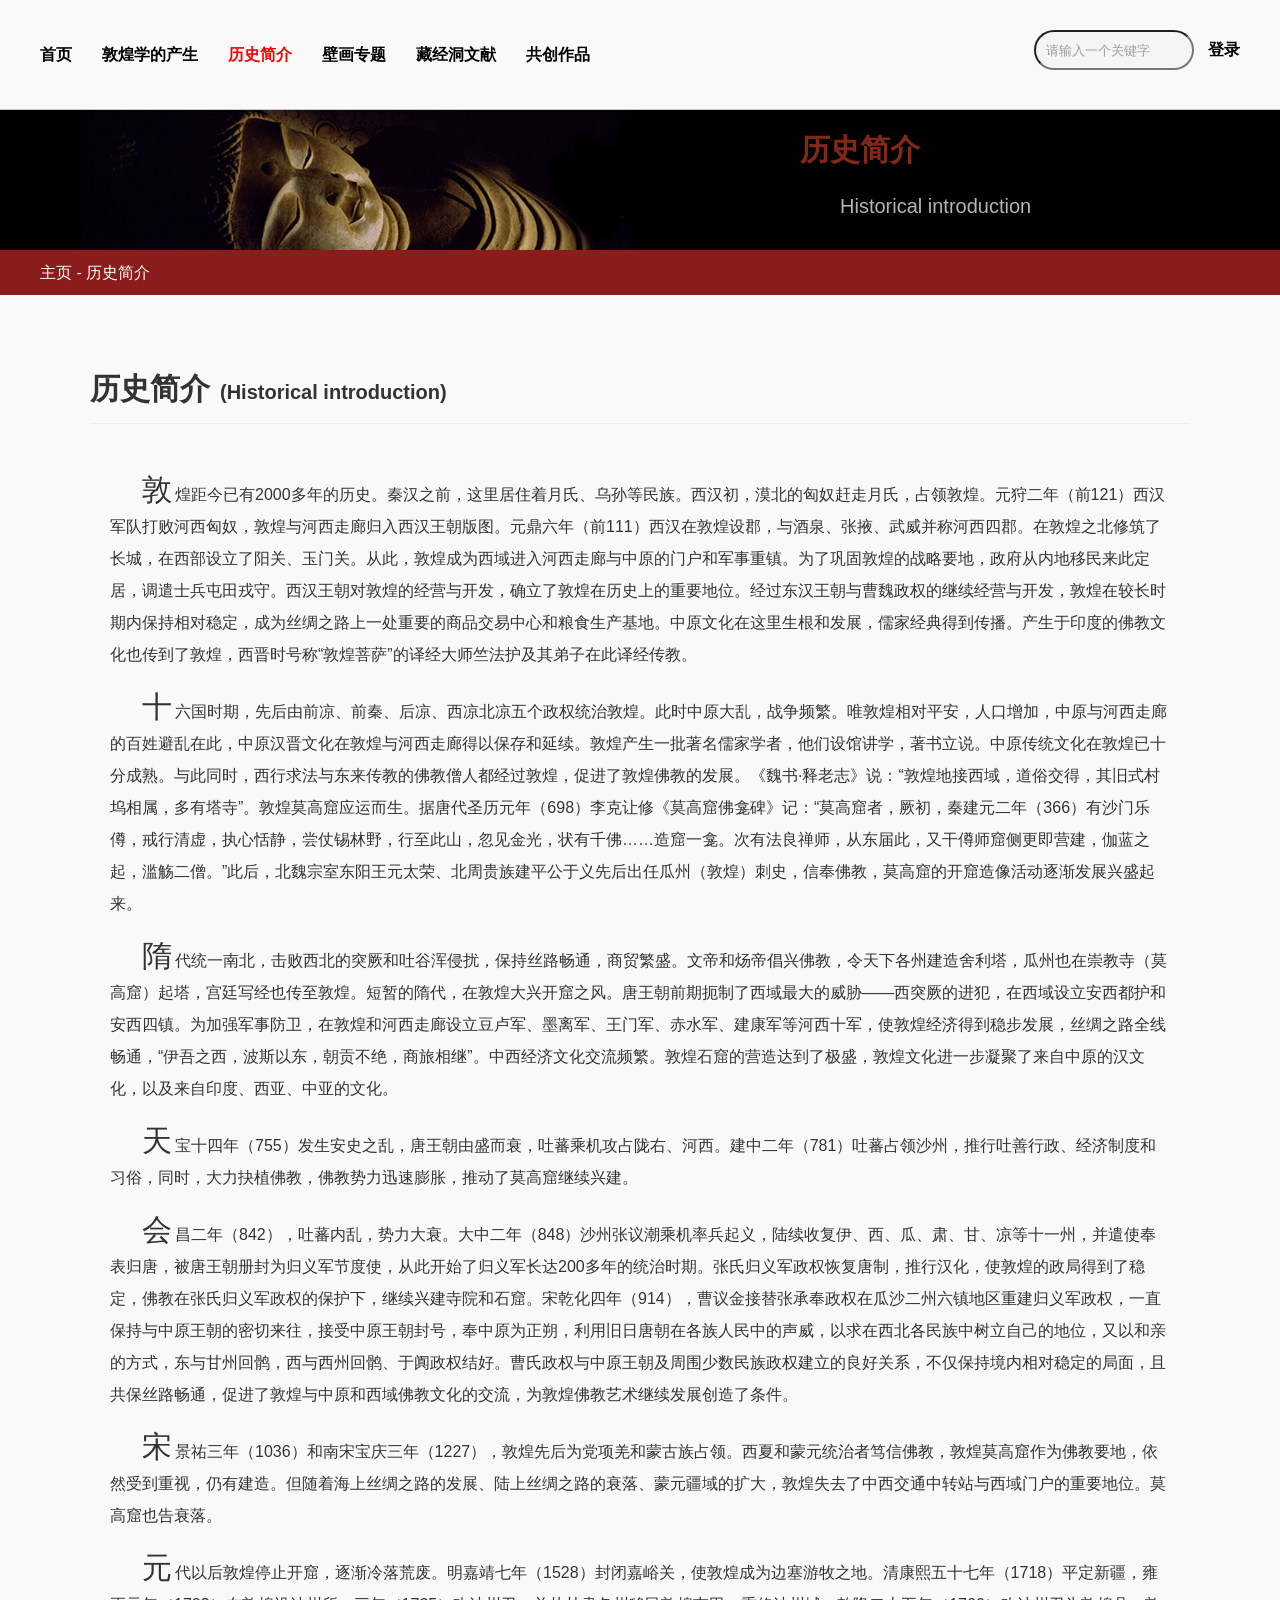
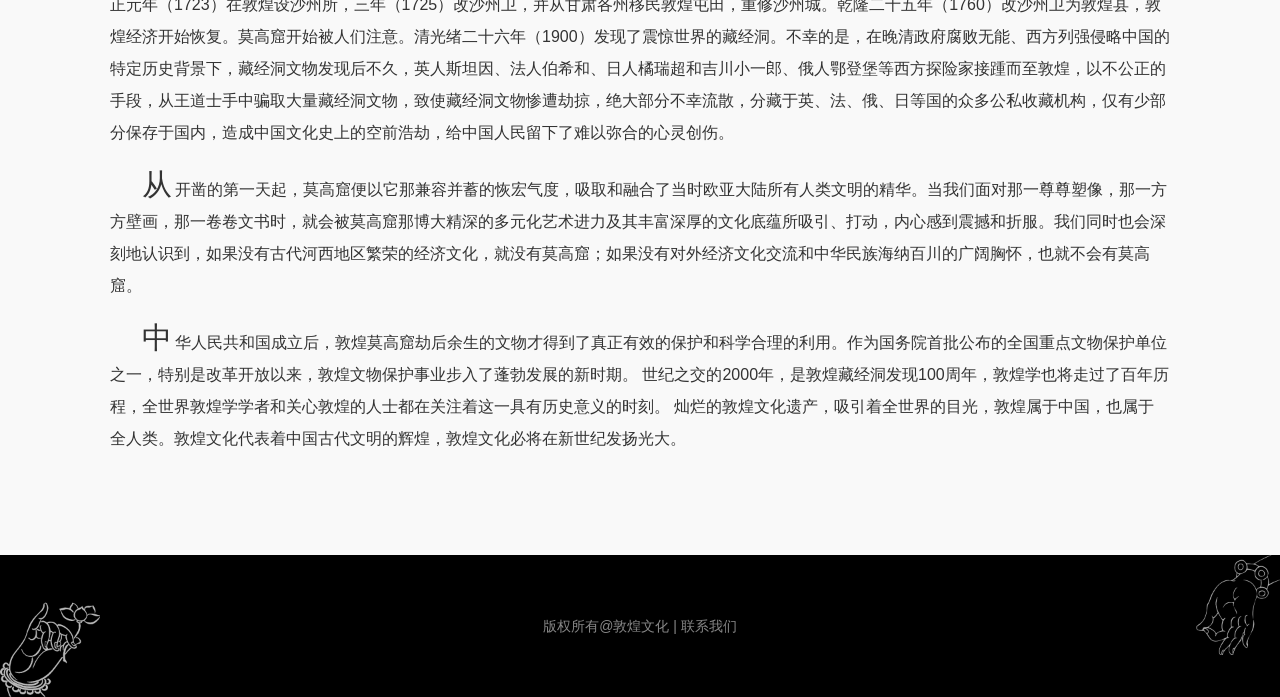
<file: history.html>
<!DOCTYPE html>
<html>
	<head>
		<meta charset="utf-8">
		<title>敦煌文化</title>
		<link rel="stylesheet" href="./css/index.css" />
		<link rel="stylesheet" href="./css/history.css" />
	</head>
	<body>
		<!-- 导航栏 -->
		<header>
			<!-- 头部 -->
			<div class="heard">
				<!-- 头部左边 -->
				<div class="heard_left">
					<!-- 图片 -->
					<!-- <div class="logo">
						<img src="./img/logo.png" alt="">
					</div> -->
					<!-- 导航标签 -->
					<nav>
						<ul>
							<li>
								<a onclick="delayedRedirect('./index.html',2000)">首页</a>
							</li>
							<li>
								<a onclick="delayedRedirect('./DunhuangStudies.html',2000)">敦煌学的产生</a>
							</li>
							<li>
								<a onclick="delayedRedirect('./history.html',2000)" class="active">历史简介</a>
							</li>
							<li class="rop-down-menu-box">
								<div class="drop-down-menu">
									<a href="#" class="dropdown-toggle">壁画专题</a>
									<div class="drop-box">
										<a onclick="delayedRedirect('./animal.html', 2000)">动物主题</a>
										<a onclick="delayedRedirect('./dance.html', 2000)">舞蹈主题</a>
										<a onclick="delayedRedirect('./architecture.html', 2000)">建筑主题</a>
										<a onclick="delayedRedirect('./Feitian.html', 2000)">飞天主题</a>
									</div>
								</div>
							</li>
							<li>
								<a onclick="delayedRedirect('./Scripture.html',2000)">藏经洞文献</a>
							</li>
							<li>
								<a onclick="delayedRedirect('./creation.html',2000)">共创作品</a>
							</li>
						</ul>
					</nav>
				</div>
				<!-- 头部右边 -->
				<div class="heard_right">
					<span class="input-container">
						<input type="text" id="searchInput" placeholder="请输入一个关键字" class="input-focus-trigger">
					<div class="list">
						<a href="#">飞天</a>
						<a href="#">建筑</a>
						<a href="#">动物</a>
						<a href="#" >山水画</a>
						<a href="#">舞蹈</a>
					</div>
					</span>
					<a onclick="delayedRedirect('./login.html',2000)">登录</a>
				</div>
				<div class="clear"></div>
			</div>
		</header>
		<!-- <div class="bg">
			<div class="bg1" style="background:url('https://ip.e-dunhuang.com/static/home/assets/banner/img/banner1.jpg') no-repeat;"></div>
			<div class="bg2" style="background:url('https://ip.e-dunhuang.com/static/home/assets/banner/img/banner1.jpg') no-repeat;"></div>
		</div> -->
		<!-- 中间内容区域 -->
		<div id="banner2">
			<div class="banner2">
				<h3>历史简介</h3>
				<p>Historical introduction</p>
			</div>
		</div>
		<!-- 第二导航栏 -->
		<div id="nav2">
			<div class="nav2_box">
				<a onclick="delayedRedirect('./index.html',2000)">主页</a> - <a onclick="delayedRedirect('./history.html',2000)">历史简介</a>
			</div>
		</div>
		<div id="main_box">
			<h3>历史简介<span>(Historical introduction)</span></h3>
			<div class="main_txt">
				<p class="fade-in" id="1">
					敦煌距今已有2000多年的历史。秦汉之前，这里居住着月氏、乌孙等民族。西汉初，漠北的匈奴赶走月氏，占领敦煌。元狩二年（前121）西汉军队打败河西匈奴，敦煌与河西走廊归入西汉王朝版图。元鼎六年（前111）西汉在敦煌设郡，与酒泉、张掖、武威并称河西四郡。在敦煌之北修筑了长城，在西部设立了阳关、玉门关。从此，敦煌成为西域进入河西走廊与中原的门户和军事重镇。为了巩固敦煌的战略要地，政府从内地移民来此定居，调遣士兵屯田戎守。西汉王朝对敦煌的经营与开发，确立了敦煌在历史上的重要地位。经过东汉王朝与曹魏政权的继续经营与开发，敦煌在较长时期内保持相对稳定，成为丝绸之路上一处重要的商品交易中心和粮食生产基地。中原文化在这里生根和发展，儒家经典得到传播。产生于印度的佛教文化也传到了敦煌，西晋时号称“敦煌菩萨”的译经大师竺法护及其弟子在此译经传教。
				</p>
				<p class="fade-in" id="2">
					十六国时期，先后由前凉、前秦、后凉、西凉北凉五个政权统治敦煌。此时中原大乱，战争频繁。唯敦煌相对平安，人口增加，中原与河西走廊的百姓避乱在此，中原汉晋文化在敦煌与河西走廊得以保存和延续。敦煌产生一批著名儒家学者，他们设馆讲学，著书立说。中原传统文化在敦煌已十分成熟。与此同时，西行求法与东来传教的佛教僧人都经过敦煌，促进了敦煌佛教的发展。《魏书·释老志》说：“敦煌地接西域，道俗交得，其旧式村坞相属，多有塔寺”。敦煌莫高窟应运而生。据唐代圣历元年（698）李克让修《莫高窟佛龛碑》记：“莫高窟者，厥初，秦建元二年（366）有沙门乐僔，戒行清虚，执心恬静，尝仗锡林野，行至此山，忽见金光，状有千佛……造窟一龛。次有法良禅师，从东届此，又干僔师窟侧更即营建，伽蓝之起，滥觞二僧。”此后，北魏宗室东阳王元太荣、北周贵族建平公于义先后出任瓜州（敦煌）刺史，信奉佛教，莫高窟的开窟造像活动逐渐发展兴盛起来。
				</p>
				<p class="fade-in" id="3">
					隋代统一南北，击败西北的突厥和吐谷浑侵扰，保持丝路畅通，商贸繁盛。文帝和炀帝倡兴佛教，令天下各州建造舍利塔，瓜州也在崇教寺（莫高窟）起塔，宫廷写经也传至敦煌。短暂的隋代，在敦煌大兴开窟之风。唐王朝前期扼制了西域最大的威胁——西突厥的进犯，在西域设立安西都护和安西四镇。为加强军事防卫，在敦煌和河西走廊设立豆卢军、墨离军、王门军、赤水军、建康军等河西十军，使敦煌经济得到稳步发展，丝绸之路全线畅通，“伊吾之西，波斯以东，朝贡不绝，商旅相继”。中西经济文化交流频繁。敦煌石窟的营造达到了极盛，敦煌文化进一步凝聚了来自中原的汉文化，以及来自印度、西亚、中亚的文化。
				</p>
				<p class="fade-in" id="4">
					天宝十四年（755）发生安史之乱，唐王朝由盛而衰，吐蕃乘机攻占陇右、河西。建中二年（781）吐蕃占领沙州，推行吐善行政、经济制度和习俗，同时，大力抉植佛教，佛教势力迅速膨胀，推动了莫高窟继续兴建。
				</p>
				<p class="fade-in" id="5">
					会昌二年（842），吐蕃内乱，势力大衰。大中二年（848）沙州张议潮乘机率兵起义，陆续收复伊、西、瓜、肃、甘、凉等十一州，并遣使奉表归唐，被唐王朝册封为归义军节度使，从此开始了归义军长达200多年的统治时期。张氏归义军政权恢复唐制，推行汉化，使敦煌的政局得到了稳定，佛教在张氏归义军政权的保护下，继续兴建寺院和石窟。宋乾化四年（914），曹议金接替张承奉政权在瓜沙二州六镇地区重建归义军政权，一直保持与中原王朝的密切来往，接受中原王朝封号，奉中原为正朔，利用旧日唐朝在各族人民中的声威，以求在西北各民族中树立自己的地位，又以和亲的方式，东与甘州回鹘，西与西州回鹘、于阗政权结好。曹氏政权与中原王朝及周围少数民族政权建立的良好关系，不仅保持境内相对稳定的局面，且共保丝路畅通，促进了敦煌与中原和西域佛教文化的交流，为敦煌佛教艺术继续发展创造了条件。
				</p>
				<p class="fade-in" id="6">
					宋景祐三年（1036）和南宋宝庆三年（1227），敦煌先后为党项羌和蒙古族占领。西夏和蒙元统治者笃信佛教，敦煌莫高窟作为佛教要地，依然受到重视，仍有建造。但随着海上丝绸之路的发展、陆上丝绸之路的衰落、蒙元疆域的扩大，敦煌失去了中西交通中转站与西域门户的重要地位。莫高窟也告衰落。
				</p>
				<p class="fade-in" id="7">
					元代以后敦煌停止开窟，逐渐冷落荒废。明嘉靖七年（1528）封闭嘉峪关，使敦煌成为边塞游牧之地。清康熙五十七年（1718）平定新疆，雍正元年（1723）在敦煌设沙州所，三年（1725）改沙州卫，并从甘肃各州移民敦煌屯田，重修沙州城。乾隆二十五年（1760）改沙州卫为敦煌县，敦煌经济开始恢复。莫高窟开始被人们注意。清光绪二十六年（1900）发现了震惊世界的藏经洞。不幸的是，在晚清政府腐败无能、西方列强侵略中国的特定历史背景下，藏经洞文物发现后不久，英人斯坦因、法人伯希和、日人橘瑞超和吉川小一郎、俄人鄂登堡等西方探险家接踵而至敦煌，以不公正的手段，从王道士手中骗取大量藏经洞文物，致使藏经洞文物惨遭劫掠，绝大部分不幸流散，分藏于英、法、俄、日等国的众多公私收藏机构，仅有少部分保存于国内，造成中国文化史上的空前浩劫，给中国人民留下了难以弥合的心灵创伤。
				</p>
				<p class="fade-in" id="8">
					从开凿的第一天起，莫高窟便以它那兼容并蓄的恢宏气度，吸取和融合了当时欧亚大陆所有人类文明的精华。当我们面对那一尊尊塑像，那一方方壁画，那一卷卷文书时，就会被莫高窟那博大精深的多元化艺术进力及其丰富深厚的文化底蕴所吸引、打动，内心感到震撼和折服。我们同时也会深刻地认识到，如果没有古代河西地区繁荣的经济文化，就没有莫高窟；如果没有对外经济文化交流和中华民族海纳百川的广阔胸怀，也就不会有莫高窟。
				</p>
				<p class="fade-in" id="9">
					中华人民共和国成立后，敦煌莫高窟劫后余生的文物才得到了真正有效的保护和科学合理的利用。作为国务院首批公布的全国重点文物保护单位之一，特别是改革开放以来，敦煌文物保护事业步入了蓬勃发展的新时期。
					世纪之交的2000年，是敦煌藏经洞发现100周年，敦煌学也将走过了百年历程，全世界敦煌学学者和关心敦煌的人士都在关注着这一具有历史意义的时刻。
					灿烂的敦煌文化遗产，吸引着全世界的目光，敦煌属于中国，也属于全人类。敦煌文化代表着中国古代文明的辉煌，敦煌文化必将在新世纪发扬光大。
				</p>
			</div>
		</div>
		<footer>
			<div id="footer">
				<img class="footer_left" src="./img/footer_left.png" alt="">
				<img class="footer_right" src="./img/footer_right.png" alt="">
				<p>版权所有@敦煌文化 | 联系我们</p>
			</div>
		</footer>
		<button class="scroll-to-top"><img src="./img/up.svg" alt="" /></button>
		<script>
			// 搜索框
			// 1 获取事件源-文本框
			const input = document.querySelector('.input-focus-trigger')
			// 2 获取下拉菜单
			const list = document.querySelector('.list ')
			// 3 监听事件
			input.addEventListener('focus',function(){// 当文本框获得焦点时
				list.style.display = 'block'// 显示下拉菜单
			})
			input.addEventListener('blur',function(){// 当文本框失去焦点时
				list.style.display = 'none'// 隐藏下拉菜单
			})
			// 滚动到顶部按钮
			// 使用querySelector方法查找具有类名'scroll-to-top'的元素，并将其存储在变量scrollToTop中
			const scrollToTop = document.querySelector('.scroll-to-top');
			// 为window对象添加一个滚动事件监听器
			window.addEventListener('scroll', function() {
				// 检查当前页面的垂直滚动位置（scrollY）是否大于300像素
				if (window.scrollY > 300) {
					// 如果大于300像素，则将滚动到顶部按钮的display样式设置为'block'，使其可见
					scrollToTop.style.display = 'block';
				} else {
					// 否则，将滚动到顶部按钮的display样式设置为'none'，使其隐藏
					scrollToTop.style.display = 'none';
				}
			});
			// 为滚动到顶部按钮添加一个点击事件监听器
			scrollToTop.addEventListener('click', function() {
				// 当按钮被点击时，使用window的scrollTo方法平滑滚动到页面顶部
				// 参数对象中的top属性设置为0，表示滚动目标位置的垂直坐标是页面顶部
				// behavior属性设置为'smooth'，表示滚动动画是平滑的
				window.scrollTo({
					top: 0,
					behavior: 'smooth'
				});
			});
			// 延缓链接跳转
			function delayedRedirect(url, delay) {
				setTimeout(function() {
					window.location.href = url;
				}, delay);
			}
			// 鼠标浮动到文字上,文字变色
			const paragraphs = document.querySelectorAll('.fade-in');
			paragraphs.forEach(function(paragraph) {
				paragraph.addEventListener('mouseenter',function(){
					paragraph.classList.toggle('hover')
				})
			})
		</script>
	</body>
</html>
</file>
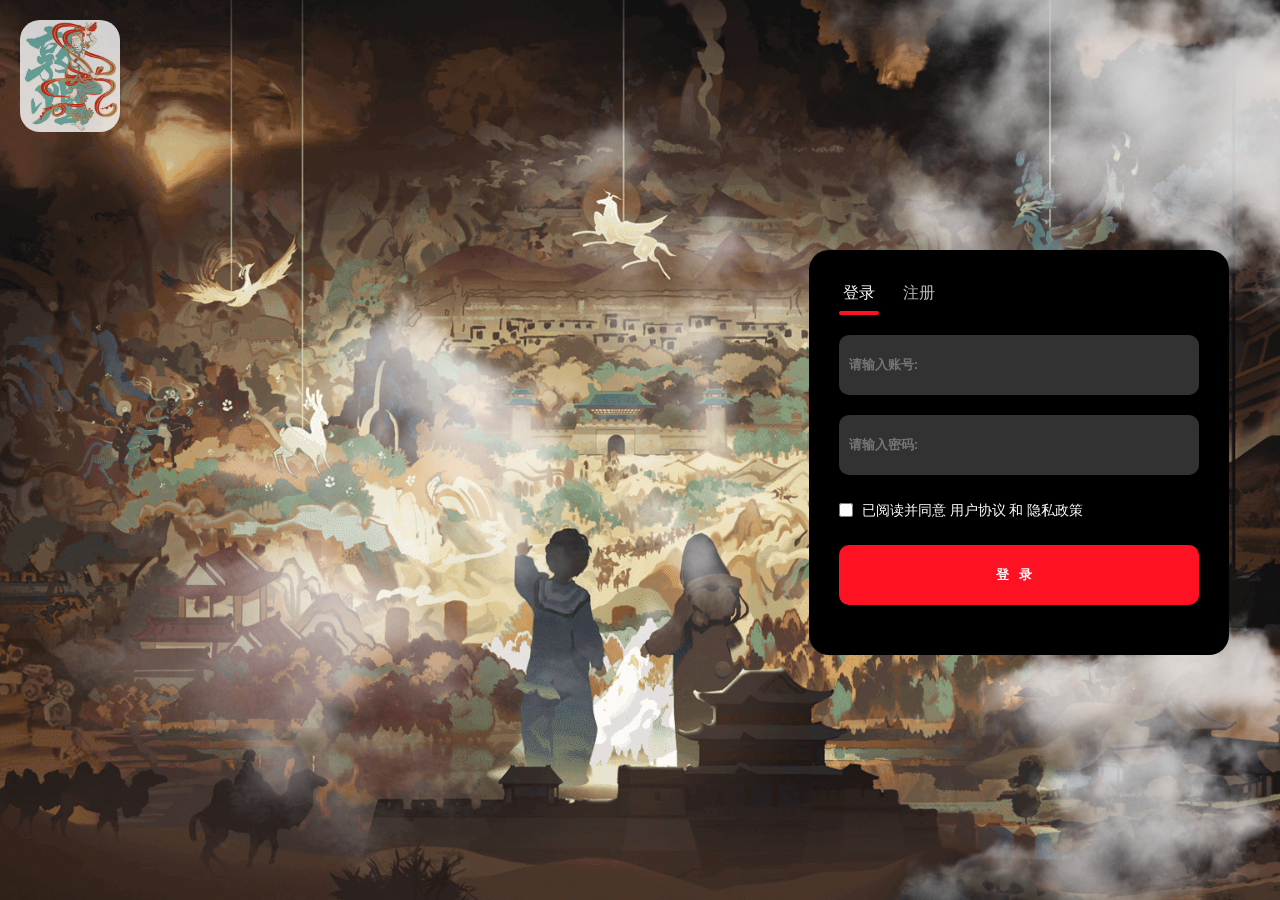
<file: login.html>
<!DOCTYPE html>
<html>
	<head>
		<meta charset="utf-8">
		<title>敦煌文化</title>
		<link rel="stylesheet" href="./css/index.css" />
		<link rel="stylesheet" href="./css/login.css" />
	</head>
	<body>
		<div id="form_box">
			<img class="yunduo" src="./img/yunduo.png" alt="" />
			<a href="./index.html" class="logo_a">
				<img src="./img/logo.png" alt="" />
			</a>
			<div class="form_list">
				<ul>
					<div class="form_title">
						<span class="title_style" id="loginTitle">
							登录
							<div></div>
						</span>
						<span id="registerTitle">
							注册
							<div></div>
						</span>
						<div class="clear"></div>
					</div>
					<div class="box1">
						<li class="list_in">
							<input type="text" placeholder="请输入账号:" id="accountInput">
						</li>
						<li class="list_in">
							<input type="password" placeholder="请输入密码:" id="passwordInput">
						</li>
						<li class="xieyi">
							<input type="checkbox" id="agreeCheckbox" name="agreeCheckbox" value="agree"> 已阅读并同意 用户协议 和 隐私政策
						</li>
						<li class="caozuo">
							<button id="loginButton">登录</button>
						</li>
					</div>
					<div class="box2" style="display: none;">
						<li class="list_in">
							<input type="text" placeholder="昵称:" id="nickname" name="nickname">
						</li>
						<li class="list_in">
							<input type="text" placeholder="请输入账号:" id="account" name="account">
						</li>
						<li class="list_in">
							<input type="password" placeholder="请输入密码:" id="password" name="password">
						</li>
						<li class="xieyi">
							<input type="checkbox" id="agreeCheckbox2" name="agreeCheckbox2" value="agree"> 已阅读并同意 用户协议 和 隐私政策
						</li>
						<li class="caozuo">
							<button id="loginButton1">注册</button>
						</li>
					</div>
				</ul>
			</div>
		</div>
		<script>
			// 获取登录和注册的span元素
			const loginSpan = document.getElementById("loginTitle");
			const registerSpan = document.getElementById("registerTitle");
			// 获取box1和box2的元素
			const box1 = document.querySelector(".box1");
			const box2 = document.querySelector(".box2");
			// 添加点击事件处理程序
			loginSpan.addEventListener("click", function () {
				// 显示box1
				box1.style.display = "block";
				// 隐藏box2
				box2.style.display = "none";
				// 切换类名
				loginSpan.classList.add("title_style");
				registerSpan.classList.remove("title_style");
			});
			registerSpan.addEventListener("click", function () {
				// 显示box2
				box2.style.display = "block";
				// 隐藏box1
				box1.style.display = "none";
				// 切换类名
				registerSpan.classList.add("title_style");
				loginSpan.classList.remove("title_style");
			});
			// 点击任意区域,停止动画
			document.addEventListener("DOMContentLoaded", function() {
				const formBox = document.getElementById('form_box');
				formBox.addEventListener('click', function() {
					// 移除动画属性
					formBox.style.animation = 'none';
					// 如果需要之后能够重新添加动画，可以保存原始动画样式
					formBox.dataset.originalAnimation = formBox.style.animation;
				});
				let clickCount = 0;
				// 如果formBox的data-originalAnimation属性中有值（即存储了原始的动画名称），
				// 则将该值赋给formBox的style.animation属性，以应用原始的动画效果。
				formBox.addEventListener('dblclick', function() {
					if (formBox.dataset.originalAnimation) {
						formBox.style.animation = formBox.dataset.originalAnimation;
					}
					clickCount = 0;  // 重置点击计数器
				});
			});
			// button实现点击登录实现跳转到首页
			const loginButton = document.getElementById('loginButton')
			loginButton.addEventListener('click', function() {
				const accountInput = document.getElementById('accountInput').value.trim();
				const passwordInput = document.getElementById('passwordInput').value.trim();
				const agreeCheckbox = document.getElementById('agreeCheckbox').checked;
				if (accountInput === '' || passwordInput === '' || !agreeCheckbox) {
					alert('请填写账号、密码，并同意用户协议和隐私政策。');
				}else{
					loginButton.style.backgroundColor = '#7e2030'
					// 延时后跳转至登录页面（模拟服务器处理时间）
					setTimeout(function() {
						window.location.href = 'index.html';
					}, 2000); // 2秒后跳转
				}
			});
			// 注册按钮
			document.getElementById('loginButton1').addEventListener('click', function() {
			    // 获取所有输入框的值
				const nickname = document.getElementById('nickname').value.trim();
				const account = document.getElementById('account').value.trim();
				const password = document.getElementById('password').value.trim();
				const agreeCheckbox = document.getElementById('agreeCheckbox2').checked;
				// 验证输入
				if (nickname === ''|| account === '' || password === '' || !agreeCheckbox) {
					alert('请填写所有信息并同意用户协议和隐私政策。');
					// return;
				}else{
					loginButton1.style.backgroundColor = '#7e2030'
					alert('注册成功,请登录')
					// 显示box1
					box1.style.display = "block";
					// 隐藏box2
					box2.style.display = "none";
					// 切换类名
					loginSpan.classList.add("title_style");
					registerSpan.classList.remove("title_style");
				}
			})
		</script>
	</body>
</html>
</file>
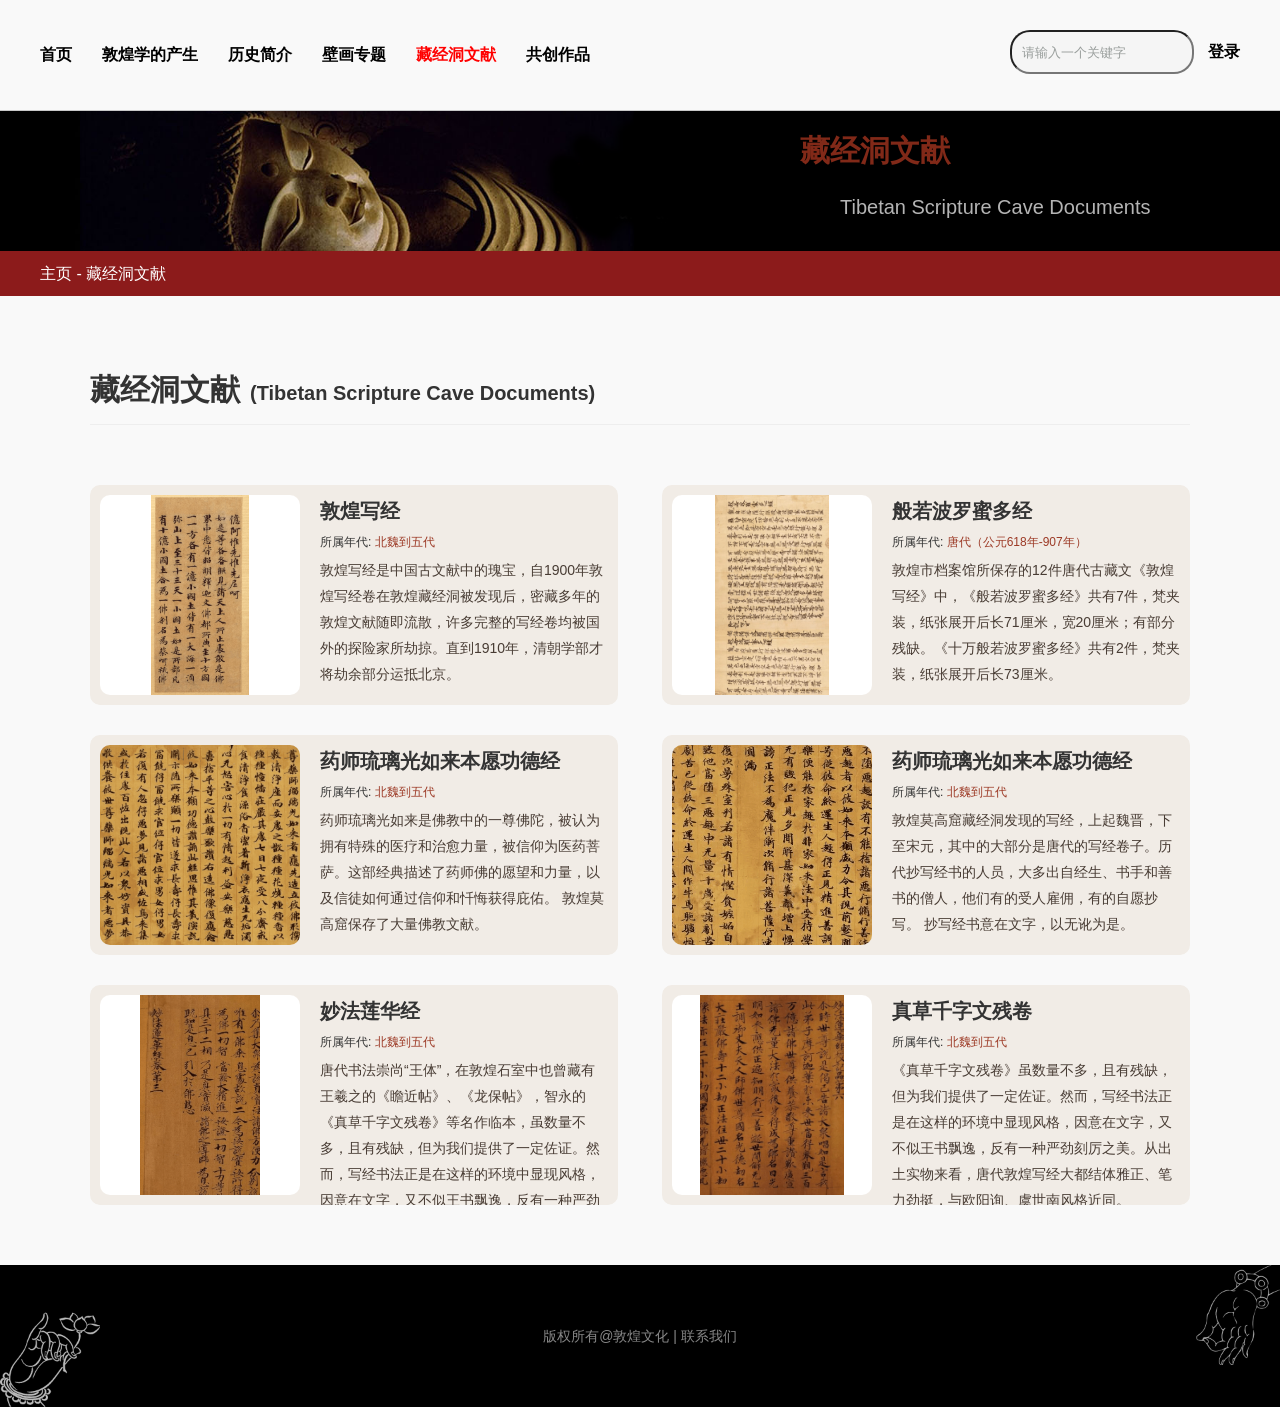
<file: Scripture.html>
<!DOCTYPE html>
<html>
	<head>
		<meta charset="utf-8">
		<title>敦煌文化</title>
		<link rel="stylesheet" href="./css/index.css" />
		<link rel="stylesheet" href="./css/Scripture.css" />
	</head>
	<body>
		<!-- 导航栏 -->
		<header>
			<!-- 头部 -->
			<div class="heard">
				<!-- 头部左边 -->
				<div class="heard_left">
					<!-- 图片 -->
					<!-- <div class="logo">
						<img src="./img/logo.png" alt="">
					</div> -->
					<!-- 导航标签 -->
					<nav>
						<ul>
							<li>
								<a onclick="delayedRedirect('./index.html',2000)">首页</a>
							</li>
							<li>
								<a onclick="delayedRedirect('./DunhuangStudies.html',2000)">敦煌学的产生</a>
							</li>
							<li>
								<a onclick="delayedRedirect('./history.html',2000)">历史简介</a>
							</li>
							<li class="rop-down-menu-box">
								<div class="drop-down-menu">
									<a href="#" class="dropdown-toggle">壁画专题</a>
									<div class="drop-box">
										<a onclick="delayedRedirect('./animal.html', 2000)">动物主题</a>
										<a onclick="delayedRedirect('./dance.html', 2000)">舞蹈主题</a>
										<a onclick="delayedRedirect('./architecture.html', 2000)">建筑主题</a>
										<a onclick="delayedRedirect('./Feitian.html', 2000)">飞天主题</a>
									</div>
								</div>
							</li>
							<li>
								<a onclick="delayedRedirect('./Scripture.html',2000)" class="active">藏经洞文献</a>
							</li>
							<li>
								<a onclick="delayedRedirect('./creation.html',2000)">共创作品</a>
							</li>
						</ul>
					</nav>
				</div>
				<!-- 头部右边 -->
				<div class="heard_right">
					<span class="input-container">
						<input type="text" id="searchInput" placeholder="请输入一个关键字" class="input-focus-trigger">
					<div class="list">
						<a href="#">飞天</a>
						<a href="#">建筑</a>
						<a href="#">动物</a>
						<a href="#" >山水画</a>
						<a href="#">舞蹈</a>
					</div>
					</span>
					<a onclick="delayedRedirect('./login.html',2000)">登录</a>
				</div>
				<div class="clear"></div>
			</div>
		</header>
		<!-- <div class="bg">
			<div class="bg1" style="background:url('https://ip.e-dunhuang.com/static/home/assets/banner/img/banner1.jpg') no-repeat;"></div>
			<div class="bg2" style="background:url('https://ip.e-dunhuang.com/static/home/assets/banner/img/banner1.jpg') no-repeat;"></div>
		</div> -->
		<!-- 中间内容区域 -->
		<div id="banner2">
			<div class="banner2">
				<h3>藏经洞文献</h3>
				<p>Tibetan Scripture Cave Documents</p>
			</div>
		</div>
		<!-- 第二导航区 -->
		<div id="nav2">
			<div class="nav2_box">
				<a onclick="delayedRedirect('./index.html',2000)">主页</a> - <a onclick="delayedRedirect('./Scripture.html',2000)">藏经洞文献</a>
			</div>
		</div>
		<div id="main_box">
			<h3>藏经洞文献<span>(Tibetan Scripture Cave Documents)</span> </h3>
			<div id="Documents_box">
				<ul>
					<li>
						<div class="jing_img">
							<img src="./img/jing1.png" alt="">
						</div>
						<div class="jing_txt">
							<p>敦煌写经</p>
							<p>所属年代: <span>北魏到五代</span></p>
							<p>
								敦煌写经是中国古文献中的瑰宝，自1900年敦煌写经卷在敦煌藏经洞被发现后，密藏多年的敦煌文献随即流散，许多完整的写经卷均被国外的探险家所劫掠。直到1910年，清朝学部才将劫余部分运抵北京。
							</p>
						</div>
					</li>
					<li>
						<div class="jing_img">
							<img src="./img/jing2.png" alt="">
						</div>
						<div class="jing_txt">
							<p>般若波罗蜜多经</p>
							<p>所属年代: <span>唐代（公元618年-907年）</span></p>
							<p>
								敦煌市档案馆所保存的12件唐代古藏文《敦煌写经》中，《般若波罗蜜多经》共有7件，梵夹装，纸张展开后长71厘米，宽20厘米；有部分残缺。《十万般若波罗蜜多经》共有2件，梵夹装，纸张展开后长73厘米。
							</p>
					</li>
					<li>
						<div class="jing_img">
							<img src="./img/jing3.png" alt="">
						</div>
						<div class="jing_txt">
							<p>药师琉璃光如来本愿功德经</p>
							<p>所属年代: <span>北魏到五代</span></p>
							<p>
								药师琉璃光如来是佛教中的一尊佛陀，被认为拥有特殊的医疗和治愈力量，被信仰为医药菩萨。这部经典描述了药师佛的愿望和力量，以及信徒如何通过信仰和忏悔获得庇佑。
								敦煌莫高窟保存了大量佛教文献。
							</p>
					</li>
					<li>
						<div class="jing_img">
							<img src="./img/jing4.png" alt="">
						</div>
						<div class="jing_txt">
							<p>药师琉璃光如来本愿功德经</p>
							<p>所属年代: <span>北魏到五代</span></p>
							<p>
								敦煌莫高窟藏经洞发现的写经，上起魏晋，下至宋元，其中的大部分是唐代的写经卷子。历代抄写经书的人员，大多出自经生、书手和善书的僧人，他们有的受人雇佣，有的自愿抄写。
								抄写经书意在文字，以无讹为是。
							</p>
					</li>
					<li>
						<div class="jing_img">
							<img src="./img/jing5.png" alt="">
						</div>
						<div class="jing_txt">
							<p>妙法莲华经</p>
							<p>所属年代: <span>北魏到五代</span></p>
							<p>
								唐代书法崇尚“王体”，在敦煌石室中也曾藏有王羲之的《瞻近帖》、《龙保帖》，智永的《真草千字文残卷》等名作临本，虽数量不多，且有残缺，但为我们提供了一定佐证。然而，写经书法正是在这样的环境中显现风格，因意在文字，又不似王书飘逸，反有一种严劲刻厉之美。从出土实物来看，唐代敦煌写经大都结体雅正、笔力劲挺。
							</p>
					</li>
					<li>
						<div class="jing_img">
							<img src="./img/jing6.png" alt="">
						</div>
						<div class="jing_txt">
							<p>真草千字文残卷</p>
							<p>所属年代: <span>北魏到五代</span></p>
							<p>
								《真草千字文残卷》虽数量不多，且有残缺，但为我们提供了一定佐证。然而，写经书法正是在这样的环境中显现风格，因意在文字，又不似王书飘逸，反有一种严劲刻厉之美。从出土实物来看，唐代敦煌写经大都结体雅正、笔力劲挺，与欧阳询、虞世南风格近同。
							</p>
					</li>
					<div class="clear"></div>
				</ul>
			</div>
		</div>
		<footer>
			<div id="footer">
				<img class="footer_left" src="./img/footer_left.png" alt="">
				<img class="footer_right" src="./img/footer_right.png" alt="">
				<p>版权所有@敦煌文化 | 联系我们</p>
			</div>
		</footer>
		<button class="scroll-to-top"><img src="./img/up.svg" alt="" /></button>
		<script>
			// 搜索框
			// 1 获取事件源-文本框
			const input = document.querySelector('.input-focus-trigger')
			// 2 获取下拉菜单
			const list = document.querySelector('.list ')
			// 3 监听事件
			input.addEventListener('focus',function(){// 当文本框获得焦点时
				list.style.display = 'block'// 显示下拉菜单
			})
			input.addEventListener('blur',function(){// 当文本框失去焦点时
				list.style.display = 'none'// 隐藏下拉菜单
			})
			// 滚动到顶部按钮
			// 使用querySelector方法查找具有类名'scroll-to-top'的元素，并将其存储在变量scrollToTop中
			const scrollToTop = document.querySelector('.scroll-to-top');
			// 为window对象添加一个滚动事件监听器
			window.addEventListener('scroll', function() {
				// 检查当前页面的垂直滚动位置（scrollY）是否大于300像素
				if (window.scrollY > 300) {
					// 如果大于300像素，则将滚动到顶部按钮的display样式设置为'block'，使其可见
					scrollToTop.style.display = 'block';
				} else {
					// 否则，将滚动到顶部按钮的display样式设置为'none'，使其隐藏
					scrollToTop.style.display = 'none';
				}
			});
			// 为滚动到顶部按钮添加一个点击事件监听器
			scrollToTop.addEventListener('click', function() {
				// 当按钮被点击时，使用window的scrollTo方法平滑滚动到页面顶部
				// 参数对象中的top属性设置为0，表示滚动目标位置的垂直坐标是页面顶部
				// behavior属性设置为'smooth'，表示滚动动画是平滑的
				window.scrollTo({
					top: 0,
					behavior: 'smooth'
				});
			});
			// 点击图片,图片变大
			document.addEventListener('DOMContentLoaded', function() {// 当文档内容加载完成后
				const listItems = document.querySelectorAll('#Documents_box li');
				listItems.forEach(item => {// 遍历每个'li'元素
					item.addEventListener('mouseenter', function() {// 当鼠标移入'li'元素时
						listItems.forEach(li => li.classList.remove('floatinglis'));
						// 切换当前'li'元素的'floatinglis'类
						this.classList.toggle('floatinglis');// 添加或移除当前元素的'floatinglis'类
					});
				});
			});
			// 延缓链接跳转
			function delayedRedirect(url, delay) {
				setTimeout(function() {
					window.location.href = url;
				}, delay);
			}
			
		</script>
	</body>
</html>
</file>
<file: css/index.css>
/* 清除默认格式 */
*{
	margin: 0;
	padding:0;
	list-style: none;
}
/* 清除浮动 */
.clear{
	clear: both;
}
.active{
    color: red;
}
body::-webkit-scrollbar {
    display: none;                    /* 隐藏滚动条 */
}

body {
    font-family: "Helvetica Neue", Helvetica, "PingFang SC", "Hiragino Sans GB", "Microsoft YaHei", "微软雅黑", Arial, sans-serif;
    background-color: #f9f9f9;
    color: #333;
    line-height: 1.6;
}
/* 头部导航栏 */
header{
	height: 110px;
	position: relative;
	z-index: 99;
	/* background: url('https://ip.e-dunhuang.com/static/home/assets/banner/img/banner1.jpg') no-repeat; */
	border-bottom: 1px solid #C8C8C8;
	/* animation: moveBackground 10s linear infinite */
}

.heard{
	width: 1200px;
	height: 110px;
	margin: 0 auto;
}
.heard_left{
	float: left;
	height: 110px;
}
.logo{
	width: 140px;
	height: 110px;
	float: left;
}
.logo img {
    /* 原有的动画和样式保留 */
    width: 150px;           /* 修改宽度，使其与高度相同（正方形） */
    height: 150px;          /* 保持高度 */
    border-radius: 50%;     /* 关键代码：将边框半径设为50%，形成圆形 */
    animation: moveImage 10s linear infinite; /* 如果需要保留动画请取消注释 */
}
@keyframes moveImage {
	0% {
		transform: translate(-100%,-100%);
	}
	50% {
		transform: translate(450%,400%);
	}
	100%{
		transform: translate(1050%,40%);
	}
}
.hidden{
	display: none;
}
.heard_right{
	float: right;
	margin-top: 30px;
	/* line-height: 110px; */
}
.heard_right a{
	font-weight: bolder;
	color: #000;
	text-decoration: none;
}
.heard_right a:hover{
	text-decoration: underline;
	color: #ff3030;
}
/* 搜索显示下拉菜单 */
.list{
	display: none; 
	position: absolute;
	background-color: white;
	border: 1px solid #ccc;
	z-index: 999; 
	max-height: 200px; 
	overflow-y: auto; 
	width: 160px;
	border-radius: 1.25rem;
	padding: 0 10px;
	margin-right: 10px;
}
.list a{
	display: block;
	color: #878787;
	text-decoration: none;
	padding: 10px;
	font-weight: bolder;
}
.list a:hover{
	color: #ff3030;
	text-decoration: underline;
}
.input-container input{
	position: relative; 
	display: inline-block;
	width: 160px;
	height: 40px;
	background-color: #f5f5f5;
	border-radius: 1.25rem;
	padding: 0 10px;
	margin-right: 10px;
}
.input-container input::placeholder{
	color: #999E9C;
}
.hidden {
    display: none;
}
nav{
	float: left;
	height: 100%;
}
.rop-down-menu{
	display: inline-block;
}
nav ul>li{
	float: left;
	height: 110px;
	line-height: 110px;
	margin-right: 30px;
}
nav ul>li>a{
	text-decoration: none;
	color: #000;
	font-weight: bolder;
}
nav ul>li>a:hover{
	color: #ff3030;
	text-decoration: underline;
}
.drop-down-menu{
	width: 64px;
}
.drop-down-menu>a{
	color: #000;
	font-weight: bolder;
	text-decoration: none;
}
.drop-down-menu:hover>a{
	color: #ff3030;
	text-decoration: underline;
}
.drop-box{
	display: none;
}
.rop-down-menu-box:hover .drop-box{
	display: block;
	border-top: 4px solid #ff3030;
	position: relative;
	top: -10px;
	background-color: #fff;
	box-shadow: 0 5px 20px rgba(0,0, 0, 0.15);
	width: 200px;
	line-height: 30px;
}
.drop-box a{
	display: block;
	color: #878787;
	text-decoration: none;
	padding: 10px;
	font-weight: bolder;
}
.drop-box a:hover{
	color: #000;
	text-decoration: underline;
}
/* banner栏目 */
#banner{
	position: relative;
	height: 750px;
	margin: 0 auto;
	background: url(../img/banner.png) no-repeat;
	background-size: cover;
	background-position: center;
	width: 100%;
	z-index: 9;
}
.litte_box{
	position: relative;
	width: 1400px;
	margin: 0 auto;
}
.banner_text{
	width: 700px;
	color: #fff;
	float: left;
	margin-left: 145px;
	margin-top: 145px;
}
.banner_text p{
	line-height: 30px;
	margin-top: 30px;
}
.index_more{
	width: 126px;
	height: 40px;
}
.index_more a{
	display: inline-block;
	width: 100%;
	height: 100%;
	text-align: center;
	letter-spacing: 4px;
	background-color: #ff3030;
	color: #fff;
	text-decoration: none;
	line-height: 40px;
	border-radius: 10px;
	margin-top: 20px;
	font-size: 14px;
}
.index_more a:hover{
	color: #bf4800;
}
.index_img{
	float: right;
	width: 300px;
	margin-right: 150px;
	margin-top: 100px;
	cursor: pointer;
}
.index_img img{
	width: 100%;
	display: block;
}
/* 壁画专题 */
#Mural_Special_Topic{
	position: relative;
	width: 100%;
	height: 750px;
	padding: 50px 0px;
	background: url(../img/bg1.png);
	/* z-index: 99; */
}

.Mural_Special_Topic_box{
	width: 1400px;
	margin: 0 auto;
	transform: translateY(-200px);

}
.h2{
	position: relative;
	z-index: 3;
	text-align: center;
}
.h2 h2{
	font-size: 40px;
}
.h2 p{
	color: #878787;
	line-height: 30px;
	margin-top: 10px;
}
.Mural_Special_list{
	margin-top: 30px;
	justify-content: space-evenly;
}
.Mural_Special_list li{
	display: inline-block;
	width: 280px;
	margin: 13px;
	background-color: #fff;
	padding: 10px 20px;
	border-radius: 20px;
	cursor: pointer;
	transition: transform 0.9s ease;
}
.floatinglis {
	transform: scale(1.02); /* 将 li 元素放大到原来的 1.1 倍 */
	box-shadow: 0 4px 4px rgba(0, 0, 0, 0.3);
}
.Mural_Special_list li img{
	width: 100%;
}
.Mural_Special_list li h3{
	font-size: 26px;
	line-height: 40px;
	margin: 10px 0px;
}
.Mural_Special_list li h3 a {
	text-decoration: none; /* 去掉下划线 */
	color: inherit;
}
.Mural_Special_list_txt{
	display: -webkit-box;
	-webkit-box-orient: vertical;
	-webkit-line-clamp: 3;
	overflow: hidden;
	font-size: 14px;
	color: #999;
	line-height: 26px;
}
.Mural_Special_list_number{
	font-size: 14px;
	color: #cdcdcd;
	margin-top: 10px;
}
.Mural_Special_list_number span{
	color: #bf4800;
}
/* 文献 */
#Mural_Special_literature{
	width: 100%;
	background: url(../img/wenxian.png) no-repeat;
	background-position: center;
	background-size: cover;
	padding: 50px 0px;
	height: 750px;
}
#Mural_Special_literature .h2{
	color: #fff;
}
#literature_box{
	width: 1200px;
	margin: 0 auto;
	margin-top: 100px;
}
.literature_box_left{
	color: #fff;
	line-height: 30px;
	display: inline-block;
}
.literature_box_left ul li{
	height: 78px;
	line-height: 78px;
	width: 100%;
	white-space: nowrap;
	overflow: hidden;
	text-overflow: ellipsis;
}
.liItemSty a {
	text-decoration: none;
	opacity: 1;
	color: rgba(255, 255, 255, 0.7);
	font-weight: 200;
	text-align: left;
	font-size: 30px;
	/* margin-bottom: 30px; */
	padding-left: 40px;
	line-height: 48px;
	background: url('../img/li_1.svg') left center no-repeat;
	background-size: 25px 25px;
}
.liItemSty a:hover {
	text-decoration: none;
	opacity: 1;
	color: rgba(255, 255, 255, 1);
	font-weight: 200;
	text-align: left;
	padding: 8px 0 8px 40px;
	line-height: 48px;
	font-size: 30px;
	background: url('../img/li_2.svg') left center no-repeat;
	background-size: 25px 25px;
}
.liItemSty a.active1 {
	text-decoration: none;
	opacity: 1;
	color: rgba(255, 255, 255, 1);
	font-weight: 200;
	text-align: left;
	padding: 8px 0 8px 40px;
	line-height: 48px;
	font-size: 30px;
	background: url('../img/li_2.svg') left center no-repeat;
	background-size: 25px 25px;
}
.literature_box_right{
	width: 590px;
	height: 450px;
	float: right;
	top: 0px;
}
.literature_box_right img{
	width: 100%;
}
/* 共创作品 */
#Mural_Special_works{
	width: 100%;
	padding: 50px 0px;
	background: url(../img/bg3.png) no-repeat;
	background-position: center;
	background-size: cover;
	height: 700px;
}
.Co_create_works_box{
	width: 1200px;
	margin: 0 auto;
}
.Co_create_works_box li{
	width: 296px;
	display: inline-block;
	margin: 30px 30px;
	background-color: #fff;
	border-radius: 20px;
	padding: 20px 20px;
}
.works_box_img{
	width: 100%;
	height: 296px;
	overflow: hidden;
	text-align: center;
	position: relative;
}
.Co_create_works_box li:nth-child(1) .works_box_img{
	background: url(../img/create1.png) no-repeat;
	background-position: center;
	background-size: cover;
}
.Co_create_works_box li:nth-child(2) .works_box_img{
	background: url(../img/create2.png) no-repeat;
	background-position: center;
	background-size: cover;
}
.Co_create_works_box li:nth-child(3) .works_box_img{
	background: url(../img/create3.png) no-repeat;
	background-position: center;
	background-size: cover;
}
.Co_create_works_box h3{
	font-size: 26px;
	line-height: 40px;
	margin: 10px 0;
}
.Co_create_works_box li{
	cursor: pointer;
	list-style: none;
	margin-bottom: 20px;
	transition: transform 0.3s ease, box-shadow 0.3s ease;
}
.work_box_txt{
	height: 78px;
	display: -webkit-box;
	-webkit-box-orient: vertical;
	-webkit-line-clamp: 3;
	overflow: hidden;
	font-size: 14px;
	color: #999;
	line-height: 26px;
}
.floating {
	transform: translateY(-10px);
	box-shadow: 0 4px 15px rgba(0, 0, 0, 0.2);
}
/* 壁画元素 */
#Mural_Special_Element{
	background-color: #e0ddd9;
	width: 100%;
	padding: 50px 0px;
	background-position: center;
	background-size: cover;
}
.Mural_Special_Element_box{
	width: 1400px;
	margin: 0 auto;
}
.Mural_Special_Element_box li{
	width: 390px;
	height: 550px;
	display: inline-block;
	margin: 30px 20px;
	background-color: #fff;
	border-radius: 20px;
	padding: 20px 15px;
	cursor: pointer;
	list-style: none;
	/* margin-bottom: 20px; */
	transition: transform 0.5s ease-in-out;
	position: relative;
}
.Special_Element_img{
	width: 100%;
	height: 400px;
	overflow: hidden;
	text-align: center;
	position: relative;
}
.Mural_Special_Element_box h3{
	font-size: 26px;
	line-height: 40px;
	margin: 10px 0;
}
.Special_Element_txt{
	height: 78px;
	display: -webkit-box;
	-webkit-box-orient: vertical;
	-webkit-line-clamp: 3;
	overflow: hidden;
	font-size: 14px;
	color: #999;
	line-height: 26px;
}
.carousel-image {
	position: absolute;
	top: 0;
	left: 0;
	width: 100%;
	opacity: 0;
}
 
.carousel-image.active {
	opacity: 1;
	background-position: center;
	background-size: cover;
}
.carousel-buttons {
	position: absolute;
	top: 50%;
	width: 100%;
	display: flex;
	opacity: 0;
	justify-content: space-between; /* 按钮之间的间距 */
}
 
.carousel-buttons button {
	background-color: rgba(0, 0, 0, 0.2); /* 半透明背景 */
	color: white; /* 白色文字 */
	border: none; /* 无边框 */
	padding: 10px; /* 内边距 */
	cursor: pointer; /* 鼠标悬停时显示为手形 */
}
 
.carousel-buttons button:hover {
    background-color: rgba(0, 0, 0, 0.7); /* 鼠标悬停时背景颜色变深 */
}
/* 当鼠标悬停在carousel容器上时显示按钮 */
.carousel:hover .carousel-buttons {
    opacity: 1;
}
footer{
	position: relative;
	background-color: #000;
	padding: 60px 0px;
}
#footer{
	width: 1200px;
	margin: 0 auto;
	text-align: center;
	color: #878787;
	font-size: 14px;
}
.footer_left{
	position: absolute;
	left: 0;
	bottom: 0;
	width: 100px;
}
.footer_right{
	position: absolute;
	top: 0;
	right: 0;
	width: 100px;
}
/* 1. 触发按钮样式 */
.elevator-trigger {
    position: fixed;
    right: 0px;
    top: 50%;          /* 垂直居中 */
    transform: translateY(-50%);
    z-index: 999;      /* 保证在最上层 */
    cursor: pointer;
    transition: transform 0.3s;
}

/* 鼠标悬停时图标放大一点 */
.elevator-trigger:hover {
    transform: translateY(-50%) scale(1.1);
}
.elevator-trigger img {
    width: 35px;
    height: 35px;
    border-radius: 50%;
    display: block;    /* 消除图片底部的默认间隙 */
    opacity: 0;
    visibility: hidden;
    /* --- 关键代码 1：添加过渡动画 --- */
    transition: transform 0.5s ease; /* 0.3秒平滑过渡 */
}
.elevator-trigger img.visible {
    opacity: 1;
    visibility: visible;
}
/* --- 关键代码 2：定义向右移动后的状态 --- */
.elevator-trigger img.move-right {
    transform: translateX(50px); /* 向右移动 40px */
}
.xtx-elevator {
    position: fixed;
    right: -80px;
    top: 50%;
    transform: translateY(-50%);
    z-index: 998;
    
    /* 关键：默认隐藏 */
    opacity: 0;
    visibility: hidden; 
    transition: all 0.3s ease;
}

.xtx-elevator.active {
    opacity: 1;
    visibility: visible;
    /* 可以稍微向左移动一点，增加动画感 */
    right: 10px;
}
.xtx-elevator .xtx-elevator-list {
	list-style: none;
	background: rgba(255, 255, 255, 0.9); /* 半透明背景 */
	padding: 10px;
	border-radius: 8px;
	box-shadow: 0 4px 15px rgba(0,0,0,0.1);

}
.xtx-elevator .xtx-elevator-list li {
	height: 55px;
	padding: 9px;
	text-align: center;
}
.xtx-elevator .xtx-elevator-list li a {
	width: 35px;
	height: 20px;
	display: block;
	text-decoration: none;
	color: #333;
	font-style: normal;
}
.xtx-elevator .xtx-elevator-list li a:hover,
.xtx-elevator .xtx-elevator-list li a.active {
	color: #ff3030;
}
/* .xtx-elevator .xtx-elevator-list li a i {
	display: block;
	width: 16px;
	height: 16px;
	position: relative;
	left: 4px;
	background-position: 8px -106px;  
	font-size: 20px;
	transform: rotate(-90deg);
} */
.xtx-elevator .xtx-elevator-list li a img{
	width: 20px;
	height: 20px;
}
/* 第二导航栏 */
#nav2 {
	width: 100%;
	line-height: 45px;
	background-color: #8C1B1B;
}
.nav2_box {
	width: 1200px;
	margin: 0 auto;
	color: #fff;
}
.nav2_box a {
	color: #fff;
	text-decoration: none;
}
.nav2_box a:hover {
	color: #ff3030; /* 悬停时链接文字颜色 */
	text-decoration: underline; /* 悬停时添加下划线 */
}
#banner2 {
	width: 100%;
	height: 140px;
	background-color: #000;
}
.banner2 {
	width: 1200px;
	height: 140px;
	background: url(../img/banner-two.png) no-repeat;
	background-size: cover;
	background-position: center;
	color: #fff;
}
.banner2 h3 {
	padding-left: 800px;
	line-height: 80px;
	color: #812918;
	font-size: 30px;
}
.banner2 p {
	padding-left: 840px;
	color: #B4B4B4;
	font-size: 20px;
}
/* 遮罩 */
.z-depth-2 {
	position: relative;
	z-index: 2;
}
.tuback {
	position: absolute;
	top: 0;
	left: 0;
	width: 100%;
	z-index: -1;
	overflow: hidden;
}
.tuback img {
	height: 1080px;
	margin-top: -170px;
	animation: imganm 10s linear infinite;
	-webkit-animation: imganm 30s linear infinite;
}
@keyframes imganm {
	0% {
		transform: translate(0,0);
	}
	100% {
		transform: translate(-200px,0); 
	}
}
img {
	vertical-align: middle;
	border-style: none;
}
.bgzzbox1 {
	display: flex;
	box-sizing: border-box;
	height: 600px;
}
.bgzzleft {
	display: flex;
	justify-content: flex-end;
	width: 52%;
	padding: 100px 0;
	min-height: calc(100vh - 221px);
	background-color: rgba(0, 0, 0, 0.8);
	color: #fff;
}
.boxTitles {
	width: 588px;
	padding-top: 60px;
	padding-right: 50px;
}
.boxTitles h3 {
	padding-top: 10px;
	/* text-align: right; */
	padding-right: 10px;
	font-size: 40px;
	font-weight: 200;
}
.boxTitles p {
	/* text-indent: 2em; */
	margin-top: 30px;
	color: #999;
	line-height: 35px;
}
.morelink {
	text-align: right;
	margin-top: 30px;
	padding-right: 30px;
}
.morelink a {
	color: #fff;
	padding: 10px 40px;
	letter-spacing: 5px;
	border-radius: 5px;
	background-color: #e8473e;
	-webkit-border-radius: 5px;
	-moz-border-radius: 5px;
	-ms-border-radius: 5px;
	-o-border-radius: 5px;
}
a, a:hover {
	text-decoration: none;
}
.bgzzcenter {
	width: 468px;
}
.cctop {
	height: 50px;
	background-color: rgba(0, 0, 0, 0.8);
}
.cctent {
	display: flex;
	justify-content: space-around;
	align-self: center;
	width: 468px;
	height: 300px;
}
.cctopleft {
	flex: 1;
	width: 234px;
	height: 300px;
	line-height: 100px;
	background: radial-gradient(circle at 107% 100%, transparent 0px 250px, rgba(0, 0, 0, 0.8) 0px 100%);
	background-repeat: no-repeat;
	background-size: 100% 100%;
}
.cctopright {
	flex: 1;
	width: 234px;
	height: 300px;
	line-height: 100px;
	background: radial-gradient(circle at -7% 100%, transparent 250px 0px, rgba(0, 0, 0, 0.8) 0px 100%);
	background-repeat: no-repeat;
	background-size: 100% 100%;
}
.bgzzright {
	width: 20%;
	background-color: rgba(0, 0, 0, 0.8);
}
.tablist {
	width: 100%;
	padding-top: 50px;
	padding-bottom: 50px;
	display: flex;
	justify-content: center;
	align-items: center;
	position: relative;
	background-color: rgba(0, 0, 0, 0.8);
}
	justify-content: center;
	align-items: center;
	position: relative;
	background-color: rgba(0, 0, 0, 0.8);
}
.tablist div {
	flex: 1;
	text-align: center;
}
.tabItem {
	position: relative;
	cursor: pointer;
}
.tablist div {
	flex: 1;
	text-align: center;
}
.tabItem_img {
	height: 90px;
	line-height: 90px;
	position: relative;
	z-index: 9;
}
.zt1 {
	width: 80px;
}
img {
	vertical-align: middle;
	border-style: none;
}
.tabItem>.tabItem_title.active {
	color: #ff3030;
}
.tablist div {
	flex: 1;
	text-align: center;
}
.tabItem_title {
	font-size: 14px;
	margin-top: 10px;
	min-width: 70px;
	color: #fff;
}
.tabItem_title:hover{
	color: #ff3030;
}
.tabline {
	display: inline-block;
	width: 100%;
	height: 2px;
	position: absolute;
	top: 50%;
	left: 0px;
	z-index: 0;
	transform: translateY(-50%);
	background-color: #A33D2E;
	-webkit-transform: translateY(-50%);
	-moz-transform: translateY(-50%);
	-ms-transform: translateY(-50%);
	-o-transform: translateY(-50%);
}
.tablinez {
	display: inline-block;
	width: 100%;
	height: 1px;
	position: absolute;
	top: 50%;
	left: 0px;
	z-index: 0;
	transform: translateY(-50%);
	background-color: #773E2D;
	-webkit-transform: translateY(-50%);
	-moz-transform: translateY(-50%);
	-ms-transform: translateY(-50%);
	-o-transform: translateY(-50%);
}
</file>
<file: css/bihua.css>
#illustrate {
    position: relative;
    width: 100%;
    overflow: hidden;
	display: inline-block;
}
#illustrate img {
    width: 100%;
	animation: zoomInOut 5s infinite;
}
@keyframes zoomInOut {
	0% {
		transform: scale(1); /* 原始大小 */
	}
	50% {
		transform: scale(1.05); /* 放大到1.5倍 */
	}
	100% {
		transform: scale(1); /* 回到原始大小 */
	}
}
.illustrate_box {
    position: absolute;
    width: 100%;
    text-align: center;
    color: #fff;
    top: 40px;
}
.illustrate_box p {
    width: 1000px;
    margin: 0 auto;
}

.illustrate_box h3 {
    font-size: 40px;
    line-height: 100px;
}
.main_box2 ul {
    width: 1200px;
    margin: 0 auto;
    text-align: center;
    margin-top: 60px;
    margin-bottom: 60px;
}

.main_box2 ul li {
    width: 266px;
    display: inline-block;
    margin: 0px 15px;
    margin-bottom: 30px;
	transition: transform 0.5s ease, box-shadow 0.5s ease;
}

.main_box2 ul li {
    cursor: pointer;
}



.main_box2 ul li p {
    text-align: center;
}

.main_box2 ul li p:nth-child(2) {
    font-size: 20px;
    margin: 10px 0px;
}

.main_box2 ul li p:nth-child(3) {
    font-size: 14px;
    color: #878787;
    margin-bottom: 10px;
}

.main_box2 ul li p:nth-child(4) {
    color: #FDCE4C;
}

.list_img {
    position: relative;
    width: 100%;
}

.list_img img {
    width: 100%;
    height: 180px;
}

.list_img span {
    position: absolute;
    top: 10px;
    left: 10px;
    background-color: #9c3925;
    color: #fff;
    padding: 5px 10px;
    font-size: 14px;
    letter-spacing: 4px;
}
/* 按钮基础样式 */
.scroll-to-top {
    position: fixed;       /* 固定定位，始终在屏幕右下角 */
    bottom: 30px;          /* 距离底部距离 */
    right: 30px;           /* 距离右侧距离 */
    width: 50px;           /* 宽度 */
    height: 50px;          /* 高度 */
    border: none;          /* 无边框 */
    border-radius: 50%;    /* 圆形 */
    cursor: pointer;       /* 鼠标变成手型 */
    outline: none;         /* 去除点击轮廓 */
    z-index: 999;          /* 层级调高，防止被遮挡 */
    
    /* 关键：深色背景，让白色图片显现 */
    background-color: rgba(0, 0, 0, 0.6); 
    
    /* 动画过渡 */
    transition: all 0.3s ease;
    
    /* 默认隐藏（通过JS控制显示） */
    display: none; 
}

/* 按钮内的图片样式 */
.scroll-to-top img {
    width: 24px;           /* 图片宽度，根据需要调整 */
    height: auto;          /* 高度自适应 */
    display: block;        /* 转为块级元素 */
    margin: 13px auto;     /* 垂直居中 (50px高度 - 24px图片高度) / 2 ≈ 13px */
}

/* 鼠标悬停时的效果 */
.scroll-to-top:hover {
    background-color: #ff4500; /* 悬停变为你网站的主题色（敦煌红） */
    transform: translateY(-3px); /* 微微上浮效果 */
    box-shadow: 0 4px 10px rgba(255, 69, 0, 0.4); /* 添加阴影 */
}
.learn-more-btn {
	display: block; /* 让按钮显示为块级元素，以便更好地控制布局 */
	margin: 20px auto; /* 在上下添加外边距，并水平居中 */
	padding: 10px 20px; /* 内边距，控制按钮内部文本与边框的距离 */
	background-color: #FF1124; /* 背景颜色 */
	color: white; /* 文字颜色 */
	border: none; /* 去掉边框 */
	border-radius: 5px; /* 圆角边框 */
	cursor: pointer; /* 鼠标悬停时显示为手型 */
	font-size: 16px; /* 字体大小 */
	text-align: center; /* 文字居中 */
	text-decoration: none; /* 去掉文字下划线 */
	transition: background-color 0.3s ease; /* 背景颜色过渡效果 */
}
.learn-more-btn a {
	text-decoration: none; /* 去掉下划线 */
	color: inherit;
}
.learn-more-btn:hover {
	background-color: #7e2030; /* 鼠标悬停时的背景颜色 */
	color: #9c3925;
}
</file>
<file: css/creation.css>
/* 共创作品 */
#main_box2 {
    width: 100%;
    background-color: #F2EEE8;
}

#main_box2 h3 {
    font-size: 30px;
    padding: 10px 0px;
}

#main_box2 h3 span {
    color: #878787;
    font-size: 20px;
    margin-left: 10px;
}

.main_box2 {
    width: 1200px;
    margin: 0 auto;
    padding-top: 60px;
    padding-bottom: 60px;
}
.Co_create_works_box li:nth-child(4) .works_box_img {
    background: url(../img/create4.png) no-repeat;
    background-position: center;
    background-size: cover;
}

.Co_create_works_box li:nth-child(5) .works_box_img {
    background: url(../img/create5.png) no-repeat;
    background-position: center;
    background-size: cover;
}

.Co_create_works_box li:nth-child(6) .works_box_img {
    background: url(../img/create6.png) no-repeat;
    background-position: center;
    background-size: cover;
}
/* 按钮基础样式 */
.scroll-to-top {
    position: fixed;       /* 固定定位，始终在屏幕右下角 */
    bottom: 30px;          /* 距离底部距离 */
    right: 30px;           /* 距离右侧距离 */
    width: 50px;           /* 宽度 */
    height: 50px;          /* 高度 */
    border: none;          /* 无边框 */
    border-radius: 50%;    /* 圆形 */
    cursor: pointer;       /* 鼠标变成手型 */
    outline: none;         /* 去除点击轮廓 */
    z-index: 999;          /* 层级调高，防止被遮挡 */
    
    /* 关键：深色背景，让白色图片显现 */
    background-color: rgba(0, 0, 0, 0.6); 
    
    /* 动画过渡 */
    transition: all 0.3s ease;
    
    /* 默认隐藏（通过JS控制显示） */
    display: none; 
}

/* 按钮内的图片样式 */
.scroll-to-top img {
    width: 24px;           /* 图片宽度，根据需要调整 */
    height: auto;          /* 高度自适应 */
    display: block;        /* 转为块级元素 */
    margin: 13px auto;     /* 垂直居中 (50px高度 - 24px图片高度) / 2 ≈ 13px */
}

/* 鼠标悬停时的效果 */
.scroll-to-top:hover {
    background-color: #ff4500; /* 悬停变为你网站的主题色（敦煌红） */
    transform: translateY(-3px); /* 微微上浮效果 */
    box-shadow: 0 4px 10px rgba(255, 69, 0, 0.4); /* 添加阴影 */
}
.learn-more-btn {
	display: block; /* 让按钮显示为块级元素，以便更好地控制布局 */
	margin: 20px auto; /* 在上下添加外边距，并水平居中 */
	padding: 10px 20px; /* 内边距，控制按钮内部文本与边框的距离 */
	background-color: #FF1124; /* 背景颜色 */
	color: white; /* 文字颜色 */
	border: none; /* 去掉边框 */
	border-radius: 5px; /* 圆角边框 */
	cursor: pointer; /* 鼠标悬停时显示为手型 */
	font-size: 16px; /* 字体大小 */
	text-align: center; /* 文字居中 */
	text-decoration: none; /* 去掉文字下划线 */
	transition: background-color 0.3s ease; /* 背景颜色过渡效果 */
}
.learn-more-btn:hover {
	background-color: #7e2030; /* 鼠标悬停时的背景颜色 */
	color: #9c3925;
}
</file>
<file: css/DunhuangStudies.css>
body {
    font-family: "Helvetica Neue", Helvetica, "PingFang SC", "Hiragino Sans GB", "Microsoft YaHei", "微软雅黑", Arial, sans-serif;
    background-color: #f9f9f9;
    color: #333;
    line-height: 1.6;
}
* { margin: 0; padding: 0; box-sizing: border-box; }
a { text-decoration: none; color: #333; transition: color 0.3s; }

/* 敦煌学文化 */
#main_box {
	width: 1100px;
	margin: 0 auto;
	margin-top: 60px;
	margin-bottom: 60px;
	background: #fff; /* 增加白色背景，提升阅读体验 */
	padding: 40px;
	border-radius: 8px;
	box-shadow: 0 4px 15px rgba(0,0,0,0.05);
}
#main_box h3 {
	font-size: 30px;
	border-bottom: 1px solid #EEEEEE;
	padding: 10px 0px;
	margin-bottom: 30px;
	color: #333;
}
#main_box h3 span {
	color: #878787;
	font-size: 20px;
	margin-left: 10px;
	background: linear-gradient(to right, #d2b48c, #ff4500);
	/* 应用渐变背景到文字容器 */
	-webkit-background-clip: text;
	background-clip: text;
	/* 使文字透明，只显示背景 */
	-webkit-text-fill-color: transparent;
	/* 可选：为容器添加一些内边距和文本对齐方式 */
	padding: 20px;
	text-align: justify;
}
.main_txt {
	padding: 20px;
}
.main_txt {
	padding: 20px;
}
.wenhua {
	float: left;
	width: 200px;
	margin-right: 20px;
	margin-bottom: 20px;
	border-radius: 4px;
	box-shadow: 0 2px 8px rgba(0,0,0,0.1);
}
.main_txt p {
	text-indent: 2rem;
	line-height: 2em;
	color: #333;
	margin-bottom: 20px;
	text-align: justify;
	font-size: 16px;
}
.hover{
	background: linear-gradient(to right, #d2b48c, #ff4500);
	/* 应用渐变背景到文字容器 */
	-webkit-background-clip: text;
	background-clip: text;
	/* 使文字透明，只显示背景 */
	-webkit-text-fill-color: transparent;
}
/* .fade-in {
	opacity: 0; 
	transition: opacity 1s ease-in-out; 
	transition: font-size 0.3s ease; 
	transform-origin: 0 50%;
}
.fade-in.visible {
	opacity: 1;
} */
/* 渐变色文字工具类 */
.hover {
    background: linear-gradient(to right, #d2b48c, #ff4500);
    -webkit-background-clip: text;
    background-clip: text;
    -webkit-text-fill-color: transparent;
    font-weight: bold;
}
.fade-in::first-letter {
    font-size: 30px;
    margin-right: 0.1em;
    color: #ff4500; /* 首字变色 */
    font-weight: bold;
}
/* 按钮基础样式 */
.scroll-to-top {
    position: fixed;       /* 固定定位，始终在屏幕右下角 */
    bottom: 30px;          /* 距离底部距离 */
    right: 30px;           /* 距离右侧距离 */
    width: 50px;           /* 宽度 */
    height: 50px;          /* 高度 */
    border: none;          /* 无边框 */
    border-radius: 50%;    /* 圆形 */
    cursor: pointer;       /* 鼠标变成手型 */
    outline: none;         /* 去除点击轮廓 */
    z-index: 999;          /* 层级调高，防止被遮挡 */
    
    /* 关键：深色背景，让白色图片显现 */
    background-color: rgba(0, 0, 0, 0.6); 
    
    /* 动画过渡 */
    transition: all 0.3s ease;
    
    /* 默认隐藏（通过JS控制显示） */
    display: none; 
}

/* 按钮内的图片样式 */
.scroll-to-top img {
    width: 24px;           /* 图片宽度，根据需要调整 */
    height: auto;          /* 高度自适应 */
    display: block;        /* 转为块级元素 */
    margin: 13px auto;     /* 垂直居中 (50px高度 - 24px图片高度) / 2 ≈ 13px */
}

/* 鼠标悬停时的效果 */
.scroll-to-top:hover {
    background-color: #ff4500; /* 悬停变为你网站的主题色（敦煌红） */
    transform: translateY(-3px); /* 微微上浮效果 */
    box-shadow: 0 4px 10px rgba(255, 69, 0, 0.4); /* 添加阴影 */
}
</file>
<file: css/history.css>
body {
    font-family: "Helvetica Neue", Helvetica, "PingFang SC", "Hiragino Sans GB", "Microsoft YaHei", "微软雅黑", Arial, sans-serif;
    background-color: #f9f9f9;
    color: #333;
    line-height: 1.6;
}
* { margin: 0; padding: 0; box-sizing: border-box; }
a { text-decoration: none; color: #333; transition: color 0.3s; }
/* 历史简介 */
#main_box {
	width: 1100px;
	margin: 0 auto;
	margin-top: 60px;
	margin-bottom: 60px;
}
#main_box h3 {
	font-size: 30px;
	border-bottom: 1px solid #EEEEEE;
	padding: 10px 0px;
	margin-bottom: 30px;
}
#main_box h3 span {
	/* background: radial-gradient(circle, #ff7e5f, #feb47b, #86a8e7); */
	/* 将背景裁剪为文字区域 */
	/* -webkit-background-clip: text; */
	background-clip: text;
	/* 使文字本身透明，只显示背景 */
	/* -webkit-text-fill-color: transparent; */
	/* 其他样式，如字体大小和行高等 */
	font-size: 16px; /* 可以根据需要调整 */
	line-height: 1.5; /* 可以根据需要调整 */
	font-size: 20px;
	margin-left: 10px;
}
.main_txt {
	padding: 20px;
}
.main_txt p {
	text-indent: 2rem;
	line-height: 2em;
	color: #333;
	margin-bottom: 20px;
}
.highlight {
    background-color: yellow; /* 当段落被点击时，改变背景颜色 */
}
.hover{
	/* 使用渐变背景 */
	/* background: radial-gradient(circle, #ff7e5f, #feb47b, #86a8e7); */
	/* 将背景裁剪为文字区域 */
	-webkit-background-clip: text;
	background-clip: text;
	/* 使文字本身透明，只显示背景 */
	/* -webkit-text-fill-color: transparent; */
	/* 其他样式，如字体大小和行高等 */
	font-size: 16px; /* 可以根据需要调整 */
	line-height: 1.5; /* 可以根据需要调整 */
	transition: font-size 0.3s ease; /* 添加过渡效果，使文字大小变化更平滑 */
}
.fade-in:hover{
	font-size: 18px;
}
.fade-in::first-letter{
	font-size: 30px;
	margin-right: 0.1em;
}
/* 按钮基础样式 */
.scroll-to-top {
    position: fixed;       /* 固定定位，始终在屏幕右下角 */
    bottom: 30px;          /* 距离底部距离 */
    right: 30px;           /* 距离右侧距离 */
    width: 50px;           /* 宽度 */
    height: 50px;          /* 高度 */
    border: none;          /* 无边框 */
    border-radius: 50%;    /* 圆形 */
    cursor: pointer;       /* 鼠标变成手型 */
    outline: none;         /* 去除点击轮廓 */
    z-index: 999;          /* 层级调高，防止被遮挡 */
    
    /* 关键：深色背景，让白色图片显现 */
    background-color: rgba(0, 0, 0, 0.6); 
    
    /* 动画过渡 */
    transition: all 0.3s ease;
    
    /* 默认隐藏（通过JS控制显示） */
    display: none; 
}

/* 按钮内的图片样式 */
.scroll-to-top img {
    width: 24px;           /* 图片宽度，根据需要调整 */
    height: auto;          /* 高度自适应 */
    display: block;        /* 转为块级元素 */
    margin: 13px auto;     /* 垂直居中 (50px高度 - 24px图片高度) / 2 ≈ 13px */
}

/* 鼠标悬停时的效果 */
.scroll-to-top:hover {
    background-color: #ff4500; /* 悬停变为你网站的主题色（敦煌红） */
    transform: translateY(-3px); /* 微微上浮效果 */
    box-shadow: 0 4px 10px rgba(255, 69, 0, 0.4); /* 添加阴影 */
}
</file>
<file: css/login.css>
#form_box {
    position: relative;
    width: 100vw;
    height: 100vh;
    background: url(../img/bg5.jpg) no-repeat;
    background-size: cover;
    background-position: center;
    overflow: hidden;
	animation: moveBackground 10s infinite ease-in-out;
}
@keyframes moveBackground {
	0% {
		transform: scale(1); /* 原始大小 */
	}
	50% {
		transform: scale(1.05); /* 放大到1.5倍 */
	}
	100% {
		transform: scale(1); /* 回到原始大小 */
	}
}
.animated{
	animation: moveBackground 10s infinite ease-in-out;
}
.yunduo {
    height: 100%;
	z-index: 99;
    animation: moveCloud 1s linear infinite;
}
/* @keyframes moveCloud{
	0% {
	    transform: 0 0;
	}
	
	100% {
	    transform: 30000% 0;
	}
} */
.logo_a {
    position: absolute;
    top: 20px;
    left: 20px;
}

.logo_a img {
    width: 100px;
    border-radius: 20px;
    opacity: 0.8;
}

.form_list {
    position: absolute;
    width: 360px;
    padding: 30px;
    background-color: #000;
    z-index: 2;
    right: 4%;
    top: 50%;
    border-radius: 20px;
    margin-top: -200px;
}

.form_list ul li {
    margin-bottom: 20px;
}

.form_title {
    color: #BBBBBB;
    margin-bottom: 20px;
}

.form_title :hover {
    color: #fff;
}

.form_title span:hover>div {
    background-color: #FF1124;
}


.form_title span {
    float: left;
    width: 40px;
    text-align: center;
    margin-right: 20px;
    cursor: pointer;
}

.form_title span div {
    width: 100%;
    height: 4px;
    background-color: #000;
    border-radius: 2px;
    margin-top: 5px;
}

.title_style {
    color: #fff;
}

.title_style div {
    background-color: #FF1124 !important;
}

.list_in input {
    width: 100%;
    height: 60px;
    box-sizing: border-box;
    padding: 0px 10px;
    background-color: #323232;
    border: 0px;
    border-radius: 10px;
    color: #fff;
}

.list_in input::placeholder {
    color: 808080;
    font-weight: bolder;
}

input:focus {
    outline: none;
    /* 去掉默认的聚焦边框 */
    /* 或者您可以将边框样式设置为其他样式，如下所示 */
    /* border: 1px solid #999; */
}

.xieyi {
    color: #fff;
    font-size: 14px;
    line-height: 30px;
}

.xieyi input {
    position: relative;
    top: 2px;
    width: 14px;
    height: 14px;
    margin-right: 5px;
    border: 0px;
}

.caozuo button {
    width: 100%;
    height: 60px;
    border: 0px;
    background-color: #FF1124;
    color: #fff;
    font-weight: bolder;
    letter-spacing: 10px;
    border-radius: 10px;
}
.overlay {
    position: absolute;
    top: 0;
    left: 0;
    width: 100%;
    height: 100%;
    background: rgba(0, 0, 0, 0); /* 透明 */
    cursor: pointer;
}
</file>
<file: css/Scripture.css>
/* 历史简介 */
#main_box {
	width: 1100px;
	margin: 0 auto;
	margin-top: 60px;
	margin-bottom: 60px;
}
#main_box h3 {
	font-size: 30px;
	border-bottom: 1px solid #EEEEEE;
	padding: 10px 0px;
	margin-bottom: 30px;
}
#main_box h3 span {
	font-size: 20px;
	margin-left: 10px;
}
.main_txt {
	padding: 20px;
}
.main_txt p {
	text-indent: 2rem;
	line-height: 2em;
	color: #333;
	margin-bottom: 20px;
}
#Documents_box {
	width: 100%;
}

#Documents_box ul li {
	float: left;
	width: 48%;
	background-color: #F1ECE6;
	box-sizing: border-box;
	padding: 10px;
	border-radius: 10px;
	margin-top: 30px;
	overflow: hidden;
	height: 220px;
	transition: transform 0.3s ease, box-shadow 0.3s ease;
}

#Documents_box ul li:nth-child(2n) {
	margin-left: 4%;
}

.jing_img {
	float: left;
	height: 200px;
	text-align: center;
	width: 200px;
	background-color: #FFFFFF;
	border-radius: 10px;
	margin-right: 20px;
	overflow: hidden;
}

.jing_img img {
	height: 100%;
}

.jing_txt p:nth-child(1) {
	font-size: 20px;
	font-weight: bolder;
}

.jing_txt p:nth-child(2) {
	font-size: 12px;
	line-height: 30px;
}

.jing_txt p:nth-child(2) span {
	color: #9c3925;
}

.jing_txt p:nth-child(3) {
	color: #483C34;
	line-height: 26px;
	font-size: 14px;
}
/* 按钮基础样式 */
.scroll-to-top {
    position: fixed;       /* 固定定位，始终在屏幕右下角 */
    bottom: 30px;          /* 距离底部距离 */
    right: 30px;           /* 距离右侧距离 */
    width: 50px;           /* 宽度 */
    height: 50px;          /* 高度 */
    border: none;          /* 无边框 */
    border-radius: 50%;    /* 圆形 */
    cursor: pointer;       /* 鼠标变成手型 */
    outline: none;         /* 去除点击轮廓 */
    z-index: 999;          /* 层级调高，防止被遮挡 */
    
    /* 关键：深色背景，让白色图片显现 */
    background-color: rgba(0, 0, 0, 0.6); 
    
    /* 动画过渡 */
    transition: all 0.3s ease;
    
    /* 默认隐藏（通过JS控制显示） */
    display: none; 
}

/* 按钮内的图片样式 */
.scroll-to-top img {
    width: 24px;           /* 图片宽度，根据需要调整 */
    height: auto;          /* 高度自适应 */
    display: block;        /* 转为块级元素 */
    margin: 13px auto;     /* 垂直居中 (50px高度 - 24px图片高度) / 2 ≈ 13px */
}

/* 鼠标悬停时的效果 */
.scroll-to-top:hover {
    background-color: #ff4500; /* 悬停变为你网站的主题色（敦煌红） */
    transform: translateY(-3px); /* 微微上浮效果 */
    box-shadow: 0 4px 10px rgba(255, 69, 0, 0.4); /* 添加阴影 */
}
.learn-more-btn {
	display: block; /* 让按钮显示为块级元素，以便更好地控制布局 */
	margin: 20px auto; /* 在上下添加外边距，并水平居中 */
	padding: 10px 20px; /* 内边距，控制按钮内部文本与边框的距离 */
	background-color: #FF1124; /* 背景颜色 */
	color: white; /* 文字颜色 */
	border: none; /* 去掉边框 */
	border-radius: 5px; /* 圆角边框 */
	cursor: pointer; /* 鼠标悬停时显示为手型 */
	font-size: 16px; /* 字体大小 */
	text-align: center; /* 文字居中 */
	text-decoration: none; /* 去掉文字下划线 */
	transition: background-color 0.3s ease; /* 背景颜色过渡效果 */
}
.learn-more-btn:hover {
	background-color: #7e2030; /* 鼠标悬停时的背景颜色 */
	color: #9c3925;
}
</file>
